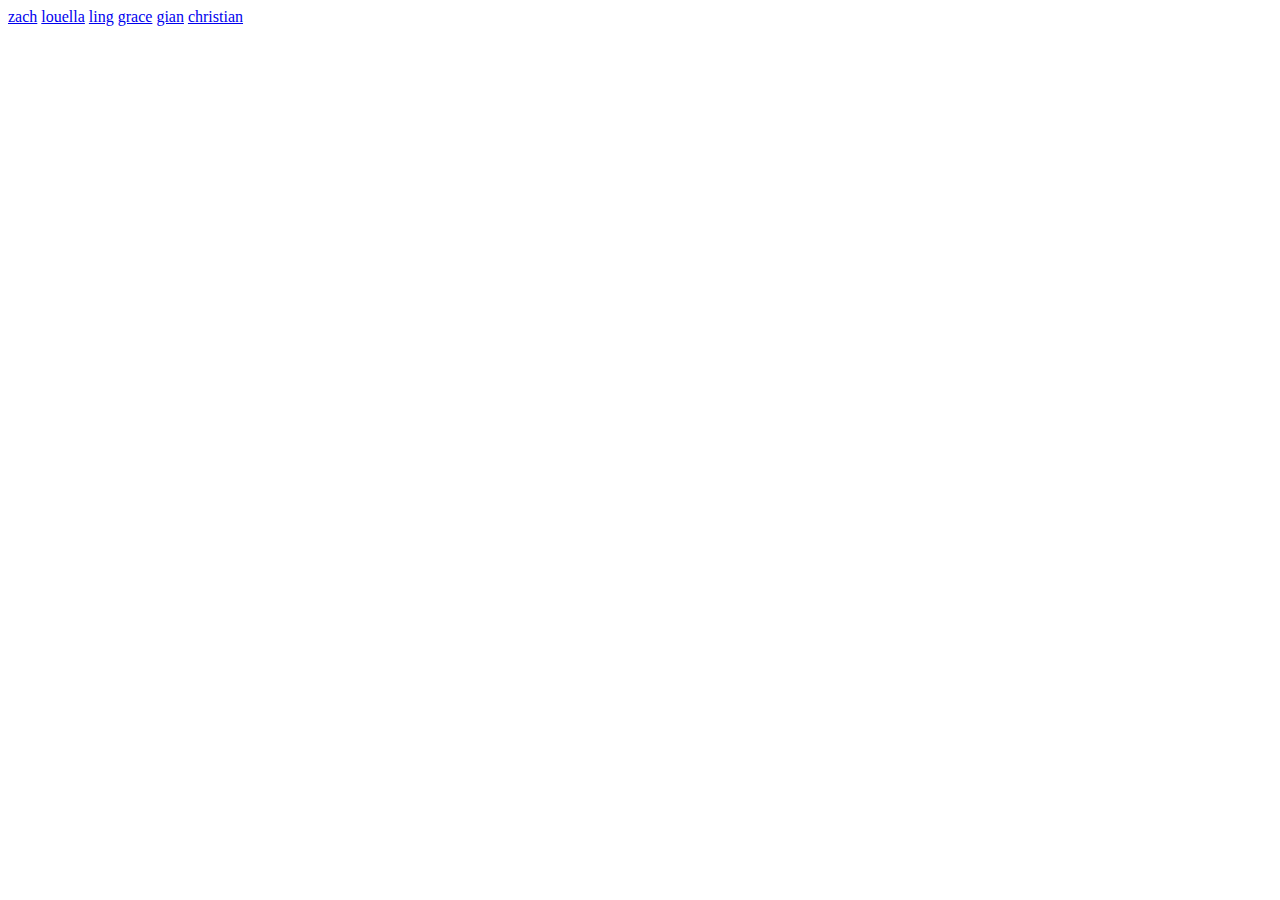
<file: index.html>
<!DOCTYPE html>
<html lang="en">
<head>
  <meta charset="UTF-8">
  <title>project 1 examples DES 228 S25</title>
</head>
<body>

<a href="zach/index.html" target="_blank">zach</a>
<a href="louella/index.html" target="_blank">louella</a>
<a href="ling/index.html" target="_blank">ling</a>
<a href="grace/index.html" target="_blank">grace</a>
<a href="gian/index.html" target="_blank">gian</a>
<a href="christian/index.html" target="_blank">christian</a>

</body>
</html>
</file>
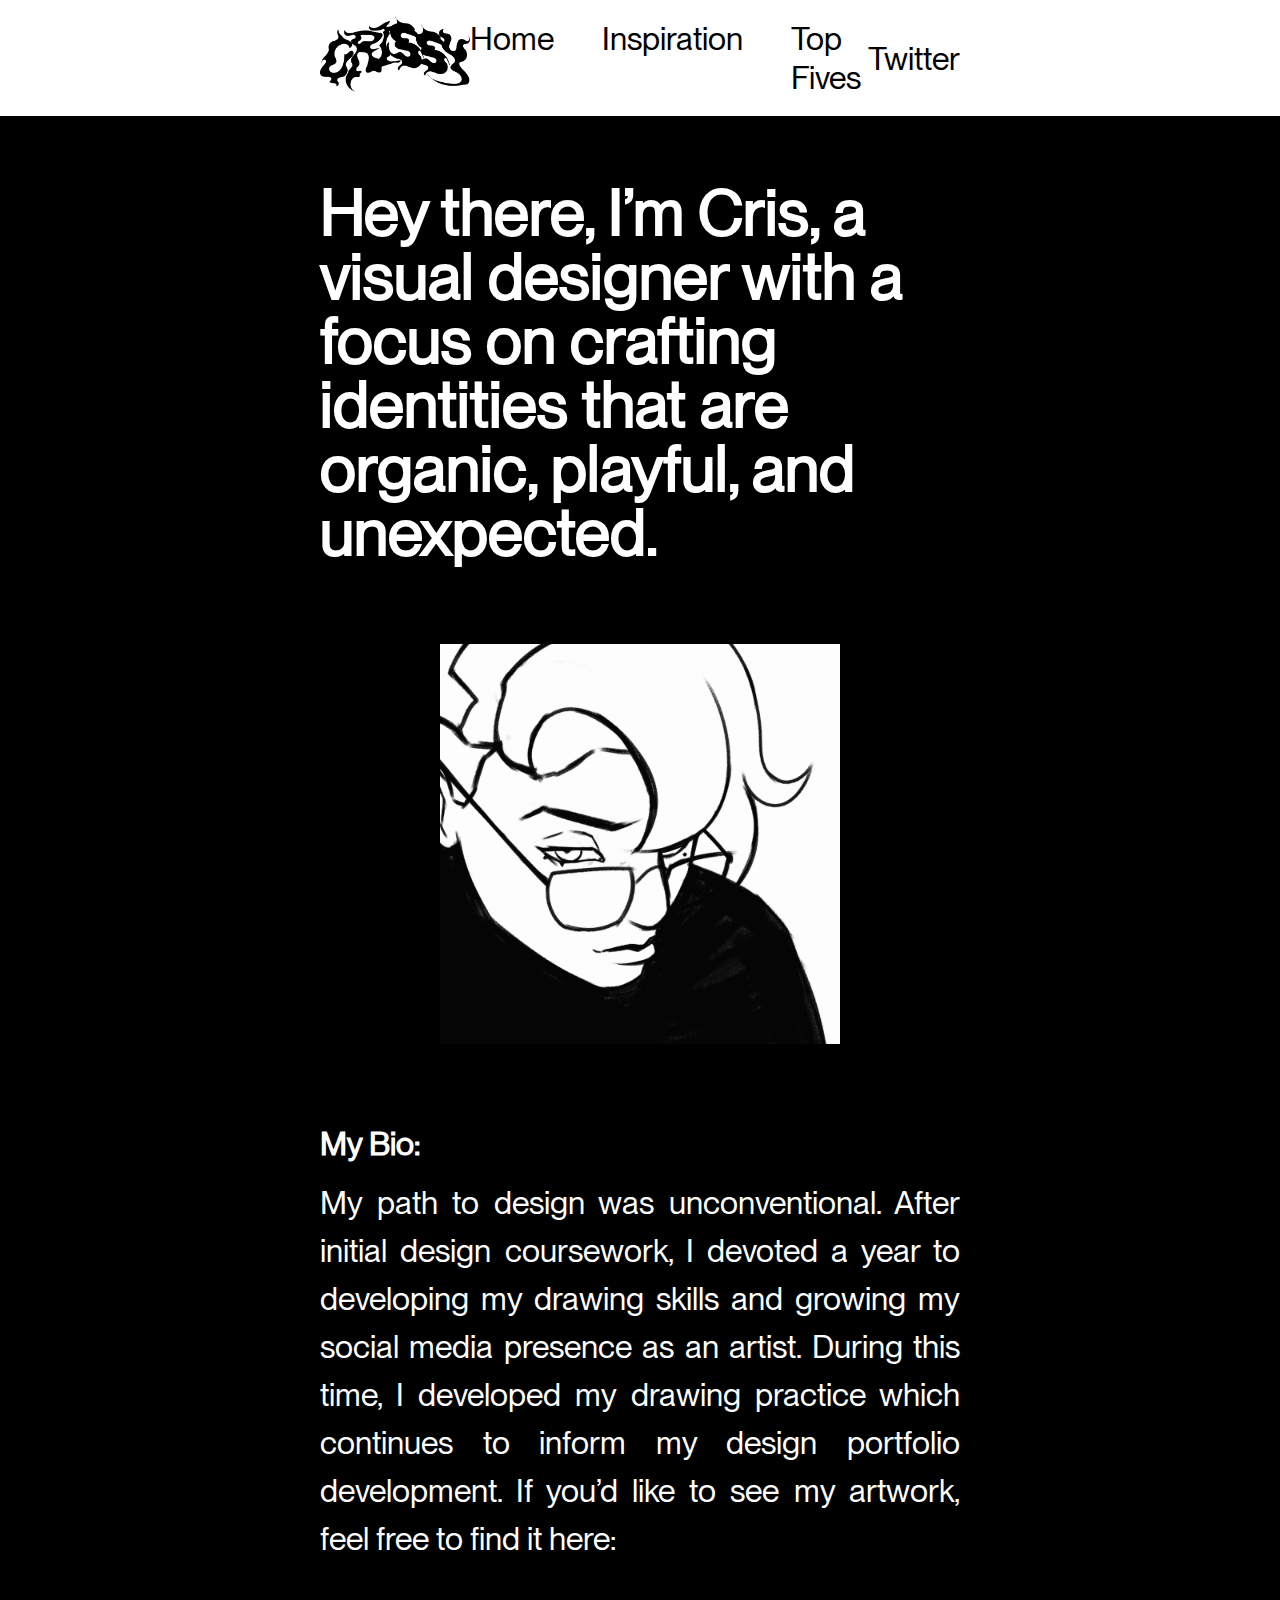
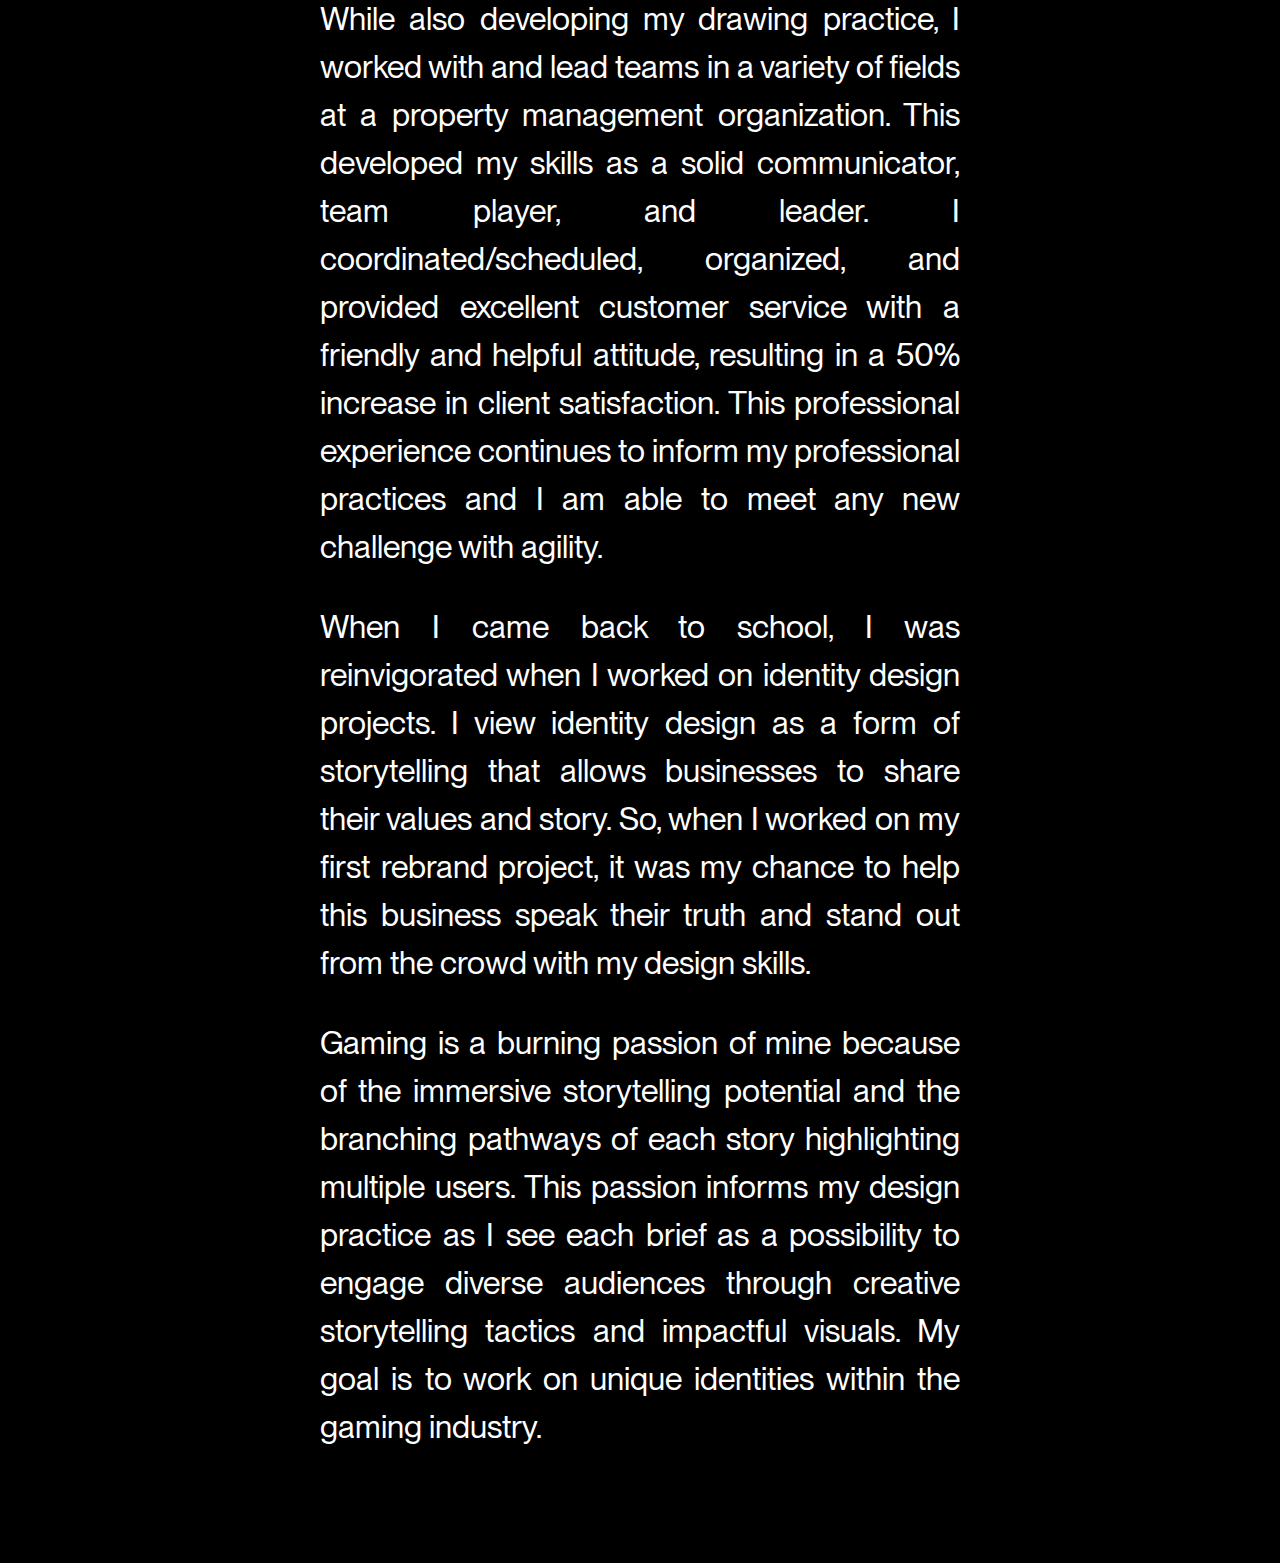
<file: christian/index.html>
<!DOCTYPE html>
<html lang="en">
  <head>
    <meta charset="UTF-8" />
    <meta name="viewport" content="width=device-width, initial-scale=1.0" />
    <link rel="stylesheet" href="css/style.css" />
    <title>Cristian Vasquez</title>
  </head>
  <body>
    <!-- Navbar -->
    <nav>
      <div class="nav-wrapper">
        <div class="logo">
          <a href="/index.html">
            <img
              src="img/cris-logo.png"
              alt="The name 'Crissy' shown in a black metal style font."
            />
          </a>
        </div>
        <div class="links-wrapper">
          <a href="index.html">Home</a>
          <a href="inspiration/inspiration.html">Inspiration</a>
          <a href="topFive/topFive.html">Top Fives</a>
        </div>
        <div>
          <a href="https://x.com/CrissyDraws">Twitter</a>
        </div>
      </div>
    </nav>

    <!-- Main Header -->
    <section>
      <h1>
        Hey there, I’m Cris, a visual designer with a focus on crafting
        identities that are organic, playful, and unexpected.
      </h1>

      <img src="img/self-portrait.gif" alt="" />
    </section>

    <!-- Bio -->
    <section>
      <h2>My Bio:</h2>
      <p>
        My path to design was unconventional. After initial design coursework, I
        devoted a year to developing my drawing skills and growing my social
        media presence as an artist. During this time, I developed my drawing
        practice which continues to inform my design portfolio development. If
        you’d like to see my artwork, feel free to find it
        <a href="https://twitter.com/CrisspyArt">here:</a>
      </p>

      <p>
        While also developing my drawing practice, I worked with and lead teams
        in a variety of fields at a property management organization. This
        developed my skills as a solid communicator, team player, and leader. I
        coordinated/scheduled, organized, and provided excellent customer
        service with a friendly and helpful attitude, resulting in a 50%
        increase in client satisfaction. This professional experience continues
        to inform my professional practices and I am able to meet any new
        challenge with agility.
      </p>

      <p>
        When I came back to school, I was reinvigorated when I worked on
        identity design projects. I view identity design as a form of
        storytelling that allows businesses to share their values and story. So,
        when I worked on my first rebrand project, it was my chance to help this
        business speak their truth and stand out from the crowd with my design
        skills.
      </p>

      <p>
        Gaming is a burning passion of mine because of the immersive
        storytelling potential and the branching pathways of each story
        highlighting multiple users. This passion informs my design practice as
        I see each brief as a possibility to engage diverse audiences through
        creative storytelling tactics and impactful visuals. My goal is to work
        on unique identities within the gaming industry.
      </p>
    </section>
  </body>
</html>
</file>
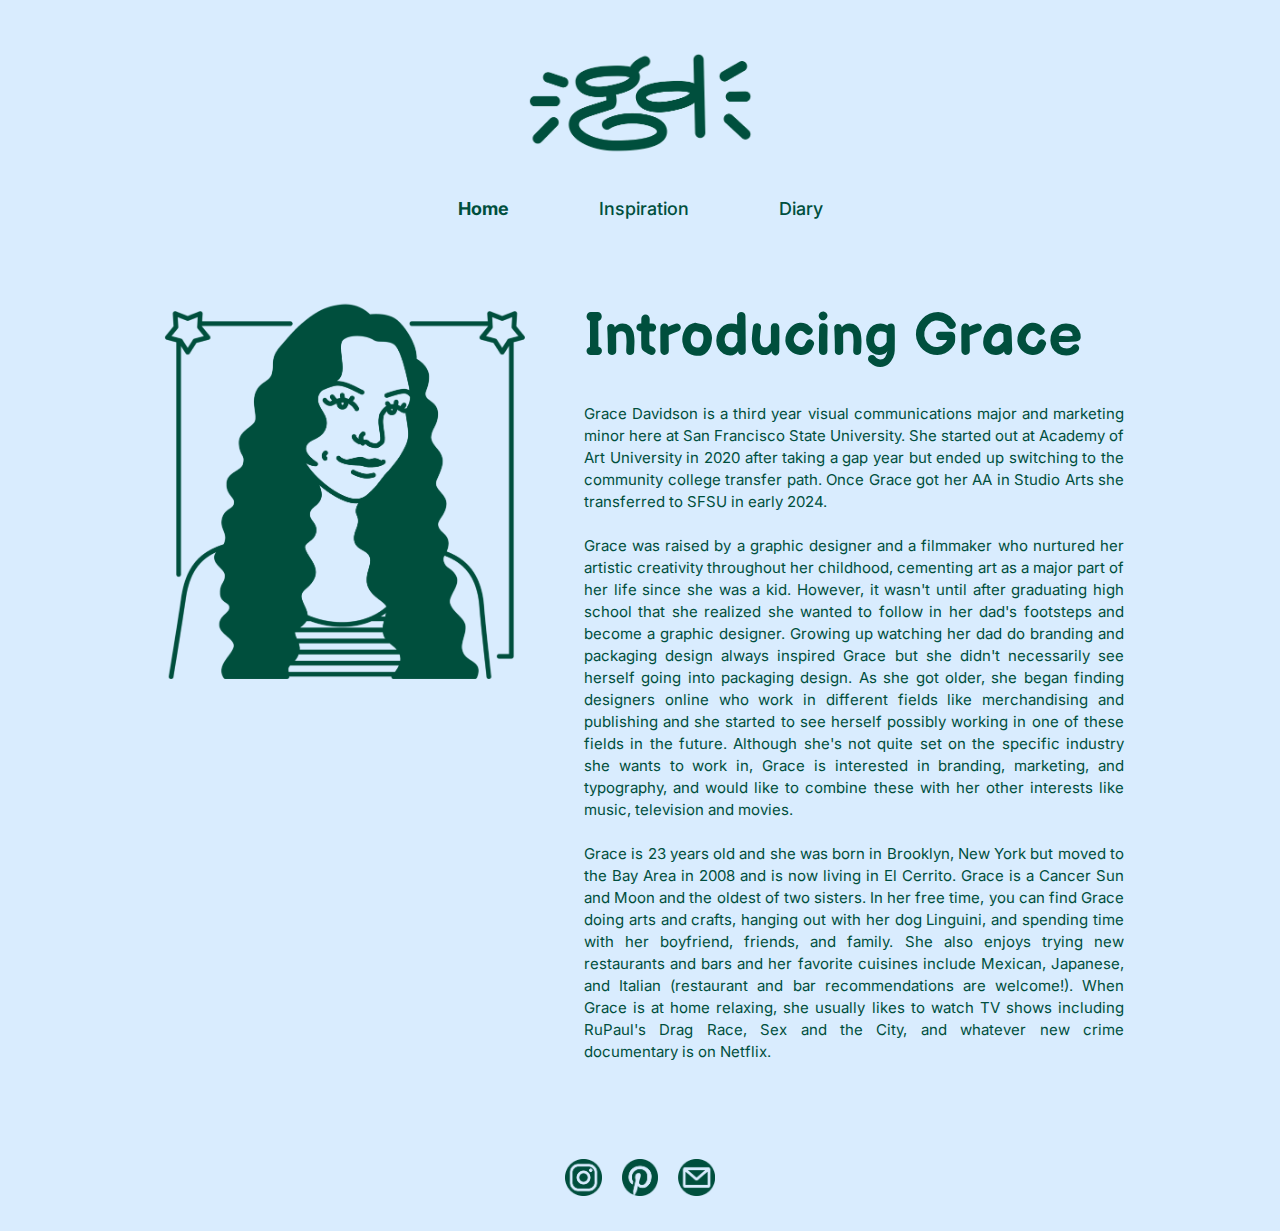
<file: grace/index.html>
<!DOCTYPE html>
<html lang="en">
    <head>
        <meta charset="UTF-8">
        <title>Grace Davidson | Digital Introduction</title>
        <link rel="stylesheet" href="css/style.css">
        <link rel="preconnect" href="https://fonts.googleapis.com">
        <link rel="preconnect" href="https://fonts.gstatic.com" crossorigin>
        <link href="https://fonts.googleapis.com/css2?family=Balsamiq+Sans:ital,wght@0,400;0,700;1,400;1,700&family=Inter:ital,opsz,wght@0,14..32,100..900;1,14..32,100..900&display=swap" rel="stylesheet">
    </head>
    <body>
        <header>
            <section id="gd">
                <a href="index.html"><img src="img/gd.gif" alt="Dark green outline illustration of a woman with long, dark curly hair and a nose ring wearing a striped tank top."></a>
            </section>
            <nav>
                <a id="currentPage" href="index.html">Home</a>
                <a href="inspiration/inspiration.html">Inspiration</a>
                <a href="diary/diary.html">Diary</a>
            </nav>
        </header>
        <section id="introduction">
          <img src="img/grace.png" alt="">
          <article id="bio">
            <h1>Introducing Grace</h1>
            <p>Grace Davidson is a third year visual communications major and marketing minor here at San Francisco State University. 
                She started out at Academy of Art University in 2020 after taking a gap year but ended up switching to the community 
                college transfer path. Once Grace got her AA in Studio Arts she transferred to SFSU in early 2024. 
                <br><br>
                Grace was raised by a graphic designer and a filmmaker who nurtured her artistic creativity throughout her childhood,
                 cementing art as a major part of her life since she was a kid. However, it wasn't until after graduating high school 
                 that she realized she wanted to follow in her dad's footsteps and become a graphic designer. Growing up watching her 
                 dad do branding and packaging design always inspired Grace but she didn't necessarily see herself going into packaging 
                 design. As she got older, she began finding designers online who work in different fields like merchandising and publishing 
                 and she started to see herself possibly working in one of these fields in the future. Although she's not quite set on the specific 
                 industry she wants to work in, Grace is interested in branding, marketing, and typography, and would like to combine these 
                 with her other interests like music, television and movies.
                 <br><br>
                 Grace is 23 years old and she was born in Brooklyn, New York but moved to the Bay Area in 2008 and is now living in El Cerrito. 
                 Grace is a Cancer Sun and Moon and the oldest of two sisters. In her free time, you can find Grace doing arts and crafts, hanging 
                 out with her dog Linguini, and spending time with her boyfriend, friends, and family. She also enjoys trying new restaurants and 
                 bars and her favorite cuisines include Mexican, Japanese, and Italian (restaurant and bar recommendations are welcome!). When Grace 
                 is at home relaxing, she usually likes to watch TV shows including RuPaul's Drag Race, Sex and the City, and whatever new crime documentary is on Netflix.</p>
          </article>  
        </section>
        <footer>
        <section id="socialLinks">
            <a href="https://www.instagram.com/gracedavidsonn/"><img src="img/instagram.png" alt="Instagram"></a>
            <a href="https://pin.it/7bZzCCTfS"><img src="img/pinterest.png" alt="Pinterest"></a>
            <a href="mailto: grace.davidson01@gmail.com"><img src="img/email.png" alt="Email"></a>
        </section>    
        </footer>
    </body>
</html>
</file>
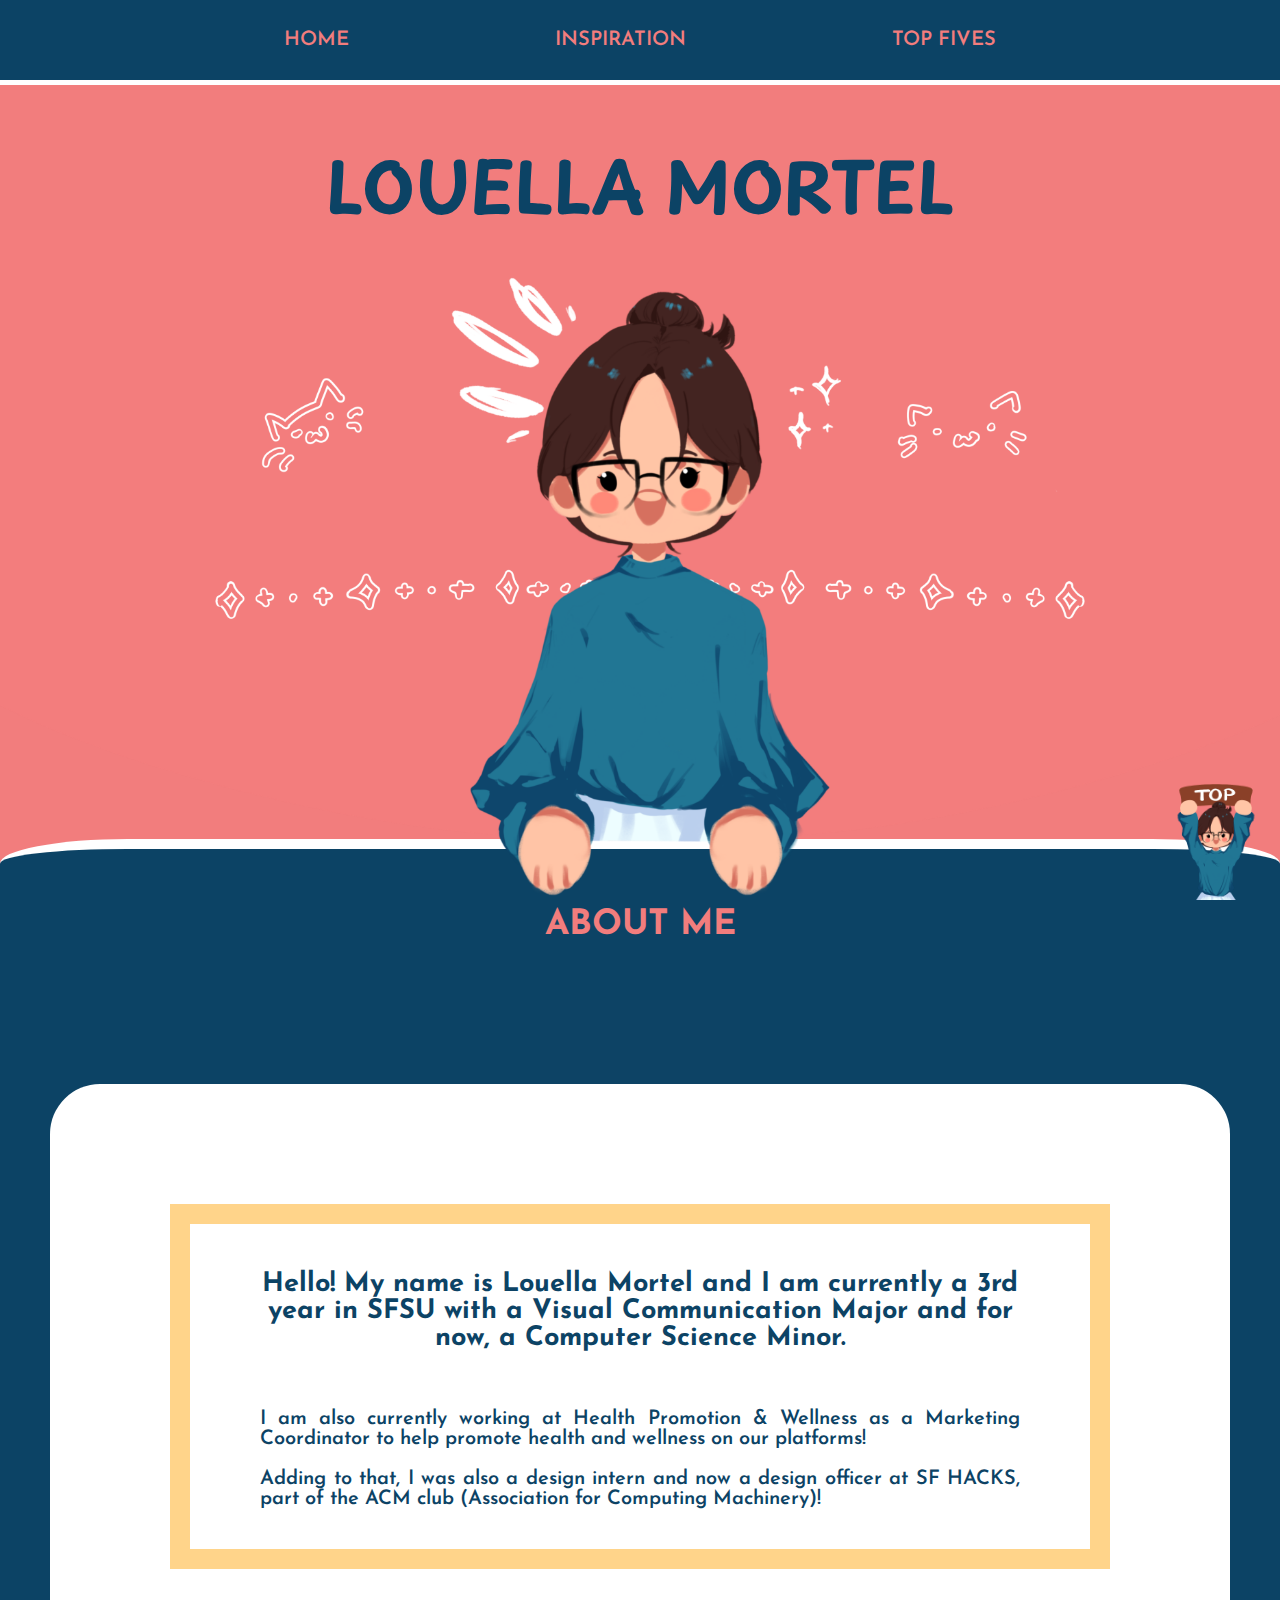
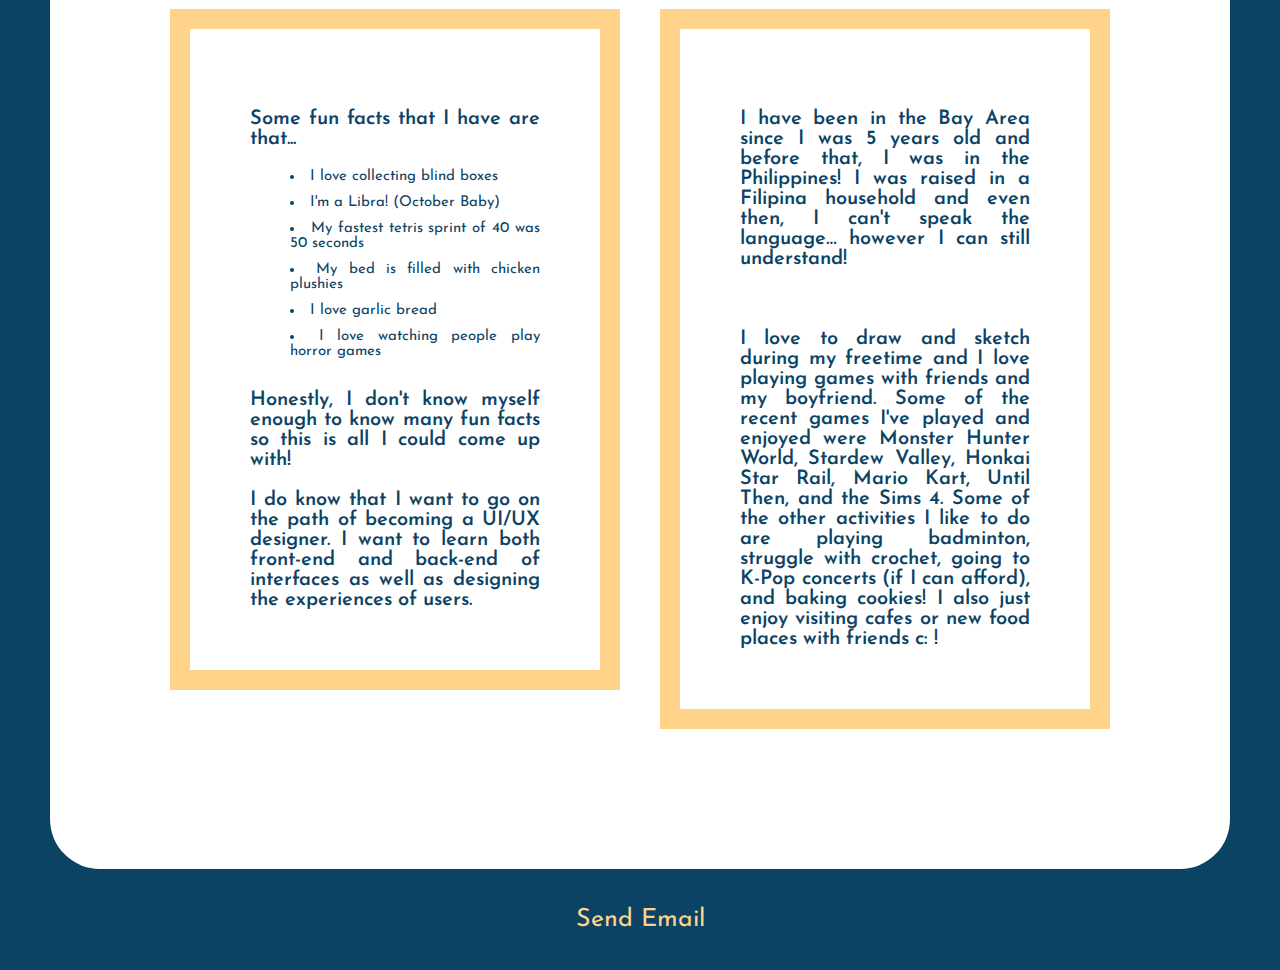
<file: louella/index.html>
<!DOCTYPE html>
<html lang="en">
    <head>
        <meta charset="UTF-8">
        <link rel = "stylesheet" href = "css/style.css">

        <title>Louella Mortel's Portfolio</title>

        <link rel="preconnect" href="https://fonts.googleapis.com">
        <link rel="preconnect" href="https://fonts.gstatic.com" crossorigin>
        <link href="https://fonts.googleapis.com/css2?family=Playpen+Sans:wght@100..800&display=swap" rel="stylesheet">

        <link rel="preconnect" href="https://fonts.googleapis.com">
        <link rel="preconnect" href="https://fonts.gstatic.com" crossorigin>
        <link href="https://fonts.googleapis.com/css2?family=Josefin+Sans:ital,wght@0,100..700;1,100..700&display=swap" rel="stylesheet">

    </head>

    <body>
        <div class = container>
            <div class = top>
                <header>
                    <nav>
                        <a href="index.html" class = "nav"> Home </a>
                        <a href="Inspiration/inspiration.html" class = "nav"> Inspiration </a>
                        <a href="topFives/topFives.html" class = "nav"> Top Fives</a>
                    </nav>
                </header>

                <section>
                    <h1>louella mortel</h1>
                    <img src="img/pinkMe.png" class = portrait alt = "Drawing of Louella Popping out of the Home Page border">

                <div class ="separator">
                    <section>
                        <h2>about me</h2>
                        <img src = "img/yellowCat.gif" class = cat alt = "Yellow cat jumping out of a blue border and falling down again">
                    </section>
                </div>
            </div>

            <div class = bottom>
                <div class = longBox>
                    <h3>Hello! My name is Louella Mortel and I am currently a 3rd year in SFSU with a Visual Communication Major and for now, a Computer Science Minor.</h3>
                        <p>I am also currently working at Health Promotion & Wellness as a Marketing Coordinator to help promote health and wellness on our platforms!</p>
                        <p>Adding to that, I was also a design intern and now a design officer at SF HACKS, part of the ACM club (Association for Computing Machinery)!</p>
                </div>

                <div class = boxContainer>
                    <div class = box>
                        <p>Some fun facts that I have are that...</p>
                            <ul>
                                <li>I love collecting blind boxes</li>
                                <li>I'm a Libra! (October Baby)</li>
                                <li>My fastest tetris sprint of 40 was 50 seconds</li>
                                <li>My bed is filled with chicken plushies</li>
                                <li>I love garlic bread</li>
                                <li>I love watching people play horror games</li>
                            </ul>
                        <p>Honestly, I don't know myself enough to know many fun facts so this is all I could come up with!</p>
                        <p>I do know that I want to go on the path of becoming a UI/UX designer. I want to learn both front-end and back-end of interfaces as well as designing the experiences of users.</p>
                    </div>

                    <div class = box>
                        <p>I have been in the Bay Area since I was 5 years old and before that, I was in the Philippines! I was raised in a Filipina household and even then, I can't speak the language… however I can still understand!</p>
                            <br>
                        <p>I love to draw and sketch during my freetime and I love playing games with friends and my boyfriend. Some of the recent games I've played and enjoyed were Monster Hunter World, Stardew Valley, Honkai Star Rail, Mario Kart, Until Then, and the Sims 4. Some of the other activities I like to do are playing badminton, struggle with crochet, going to K-Pop concerts (if I can afford), and baking cookies! I also just enjoy visiting cafes or new food places with friends c: !</p>
                    </div>
                </div>

                <a href = "index.html">
                <img src="img/top.png" class = backToTop alt = "Drawing of Louella holding a sign that says 'Top'">
                </a>
                
            </div>

            <footer>
                <a href="mailto: lmortel@sfsu.edu">Send Email</a>
            </footer>
        </div>
    </body>
</html>
</file>
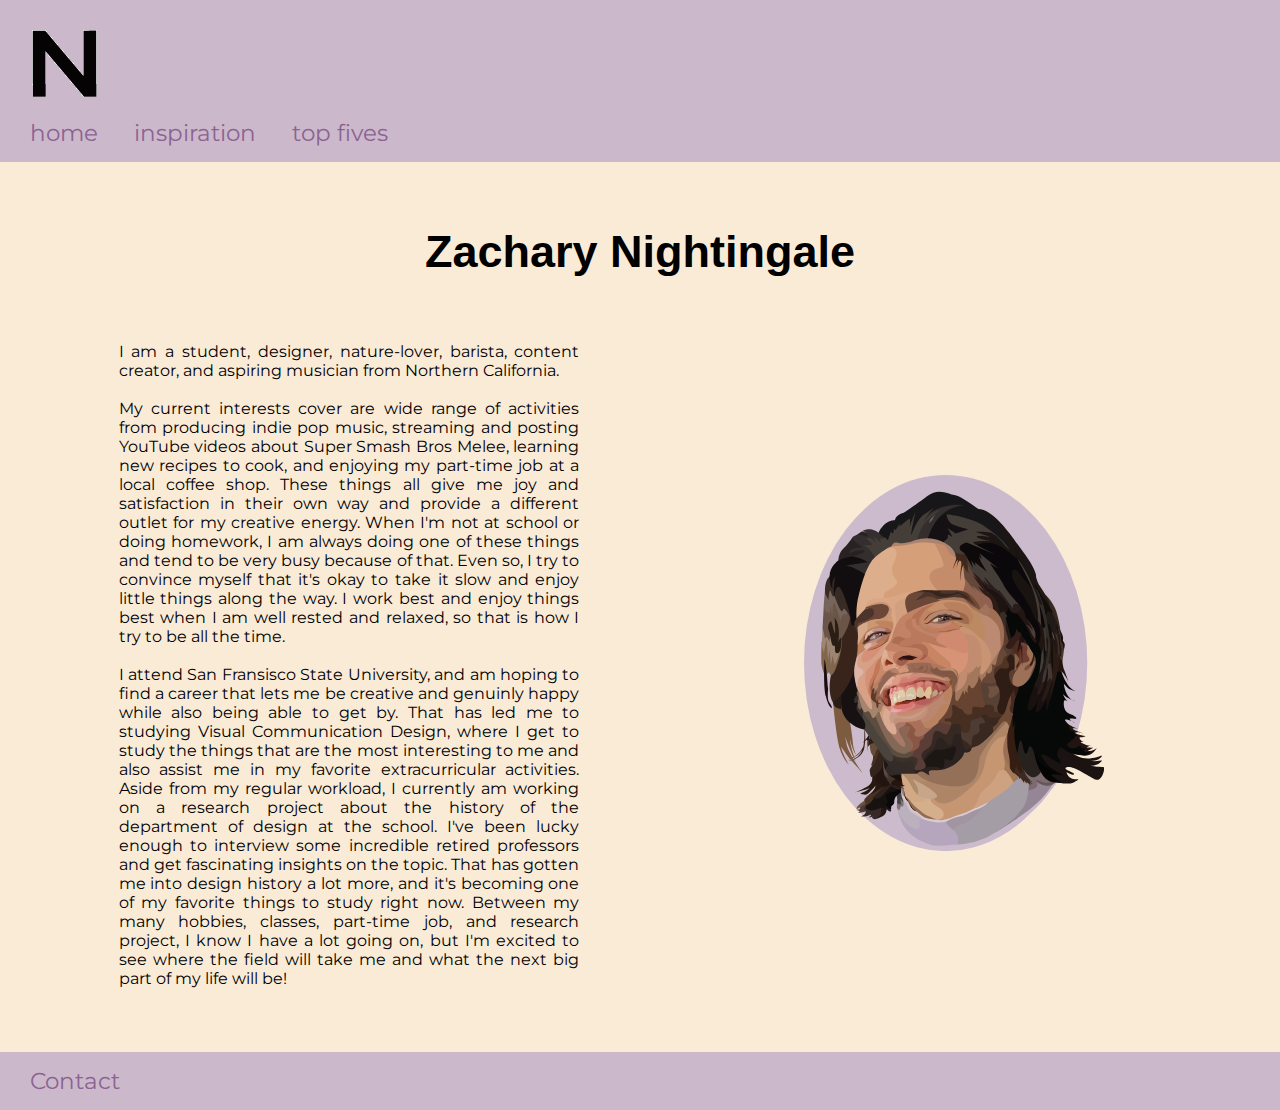
<file: zach/index.html>
<!DOCTYPE html>
<html lang="en"> 
<head>
    <meta charset="UTF-8">
    <title> zachary nightingale </title>
    <link rel="stylesheet" href="css/style.css">
    <link rel="preconnect" href="https://fonts.googleapis.com">
    <link rel="preconnect" href="https://fonts.gstatic.com" crossorigin>
    <link href="https://fonts.googleapis.com/css2?family=Montserrat:ital,wght@0,100..900;1,100..900&display=swap" rel="stylesheet">
    <link rel="preconnect" href="https://fonts.googleapis.com">
    <link rel="preconnect" href="https://fonts.gstatic.com" crossorigin>
    <link href="https://fonts.googleapis.com/css2?family=Archivo+Black&family=Montserrat:ital,wght@0,100..900;1,100..900&display=swap" rel="stylesheet">
</head>

<body>
    <header>
        <nav>
            <img src="img/zn.gif" alt="A black letter 'Z' that rotates into an 'N' that rotates back into 'Z' as an infinite loop.">
            <br>
            <a href="index.html"> home </a> </li>
            <a href="inspiration/inspiration.html"> inspiration </a>
            <a href="topFive/topFive.html"> top fives </a>
        </nav>
    </header>


        <div class="zn">
            <h1> Zachary Nightingale </h1>

            <div id="columnContainer">
                <p class="paragraph"> I am a student, designer, nature-lover, barista, content creator, and aspiring musician from Northern California. <br> <br>
                    My current interests cover are wide range of activities from producing indie pop music, streaming and posting
                    YouTube videos about Super Smash Bros Melee, learning new recipes to cook, and
                    enjoying my part-time job at a local coffee shop. These things all give me joy and satisfaction in their own way and provide a different outlet for my creative energy. When I'm not at school or doing homework, I am always doing one of these things and tend to be very busy because of that. 
                    Even so, I try to convince myself that it's okay to take it slow and enjoy little things along the way. I work best and enjoy things best when I am well rested and relaxed, so that is how I try to be all the time. <br> <br> 
                    I attend San Fransisco State University, and am hoping to find a career that lets me be creative and genuinly happy while also being able
                    to get by. That has led me to studying Visual Communication Design, where I get to study the things that are the most interesting to me and also assist me in my favorite extracurricular activities. Aside from my regular workload,
                    I currently am working on a research project about the history of the department of design at the school. I've been lucky enough to interview some incredible retired professors
                    and get fascinating insights on the topic. That has gotten me into design history a lot more, and it's becoming one of my favorite things to study right now. 
                    Between my many hobbies, classes, part-time job, and research project, I know I have a lot going on, but I'm excited to see
                    where the field will take me and what the next big part of my life will be! </p>

    <div class id="selfPortrait">
        <img src="img/self portrait.svg" alt="A white man with long black hair, brown eyes and a beard holding a bouquet of colerful flowers while wearing a long-sleeve purple crewneck.">
        </div>
    </div>
</div>

    <footer> 
        <a href="mailto:923755674@sfsu.edu"> Contact </a>
    </footer>

</body>
</html>
</file>
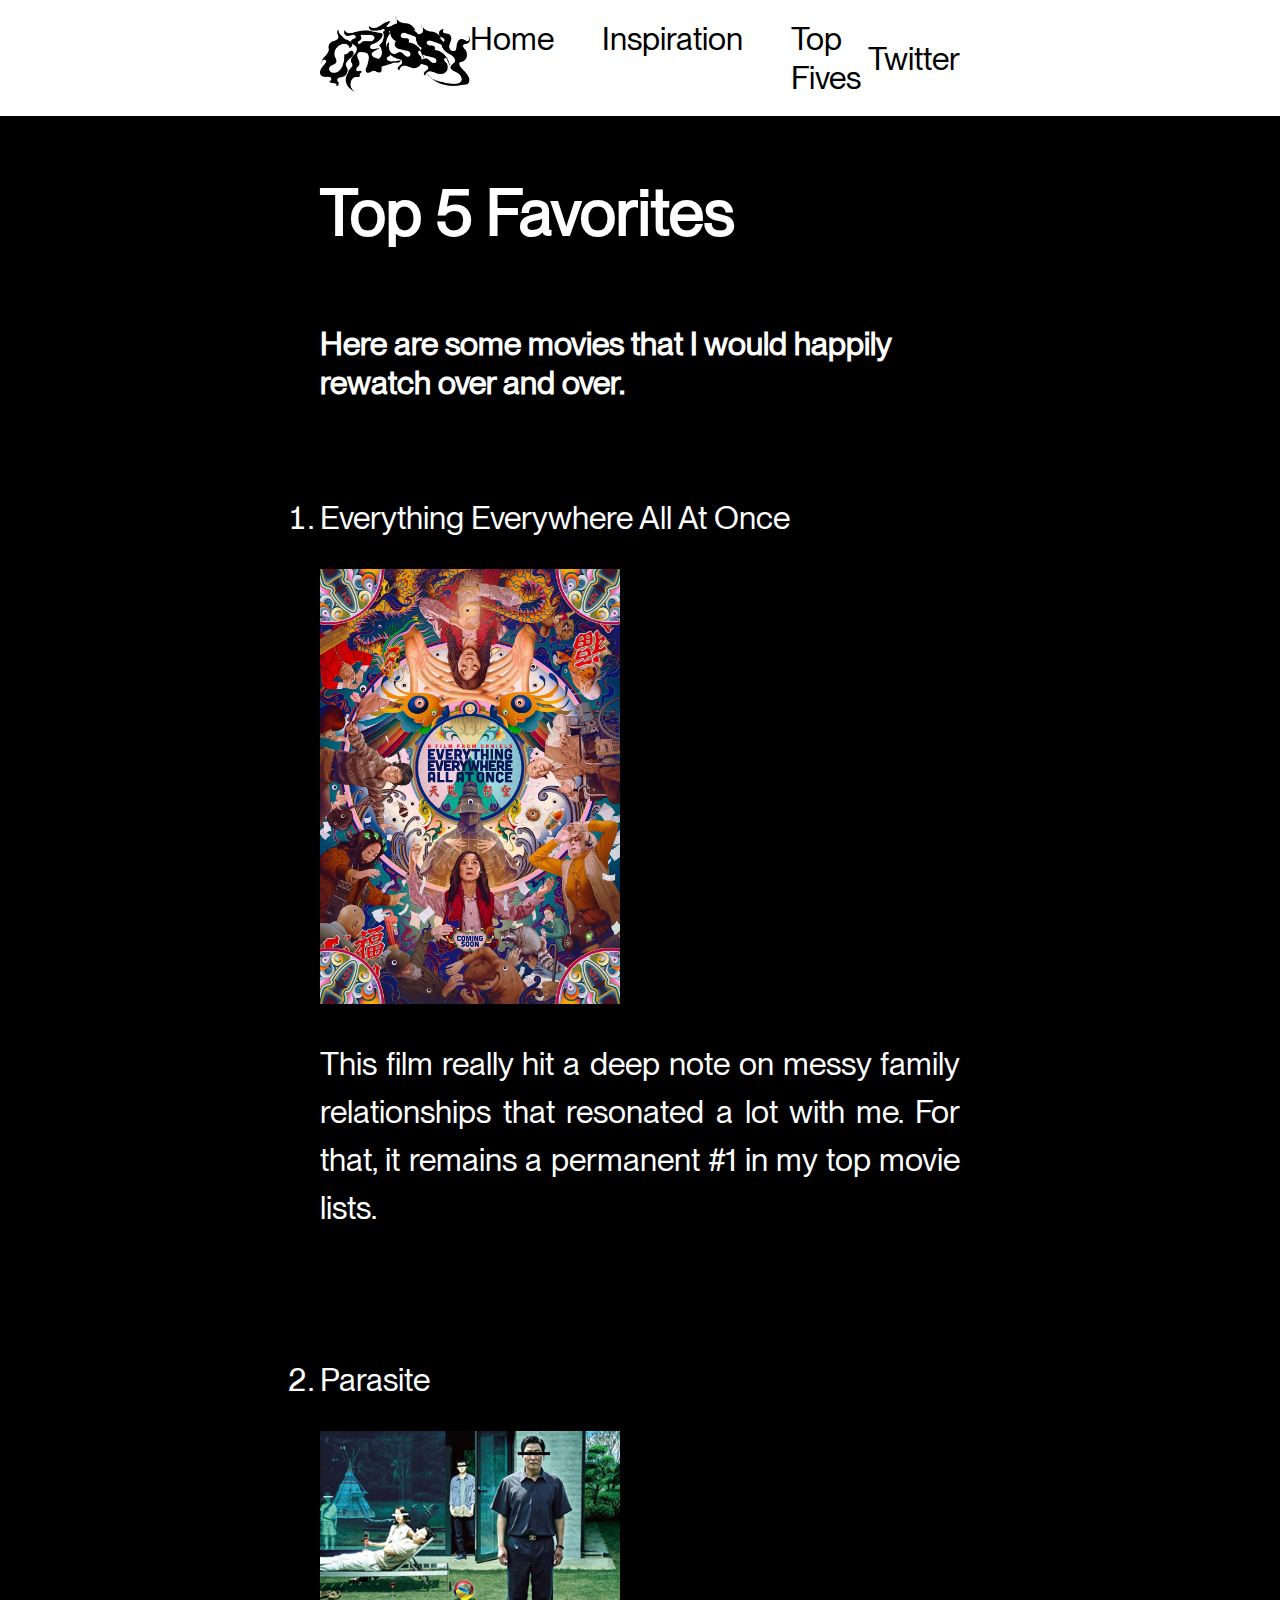
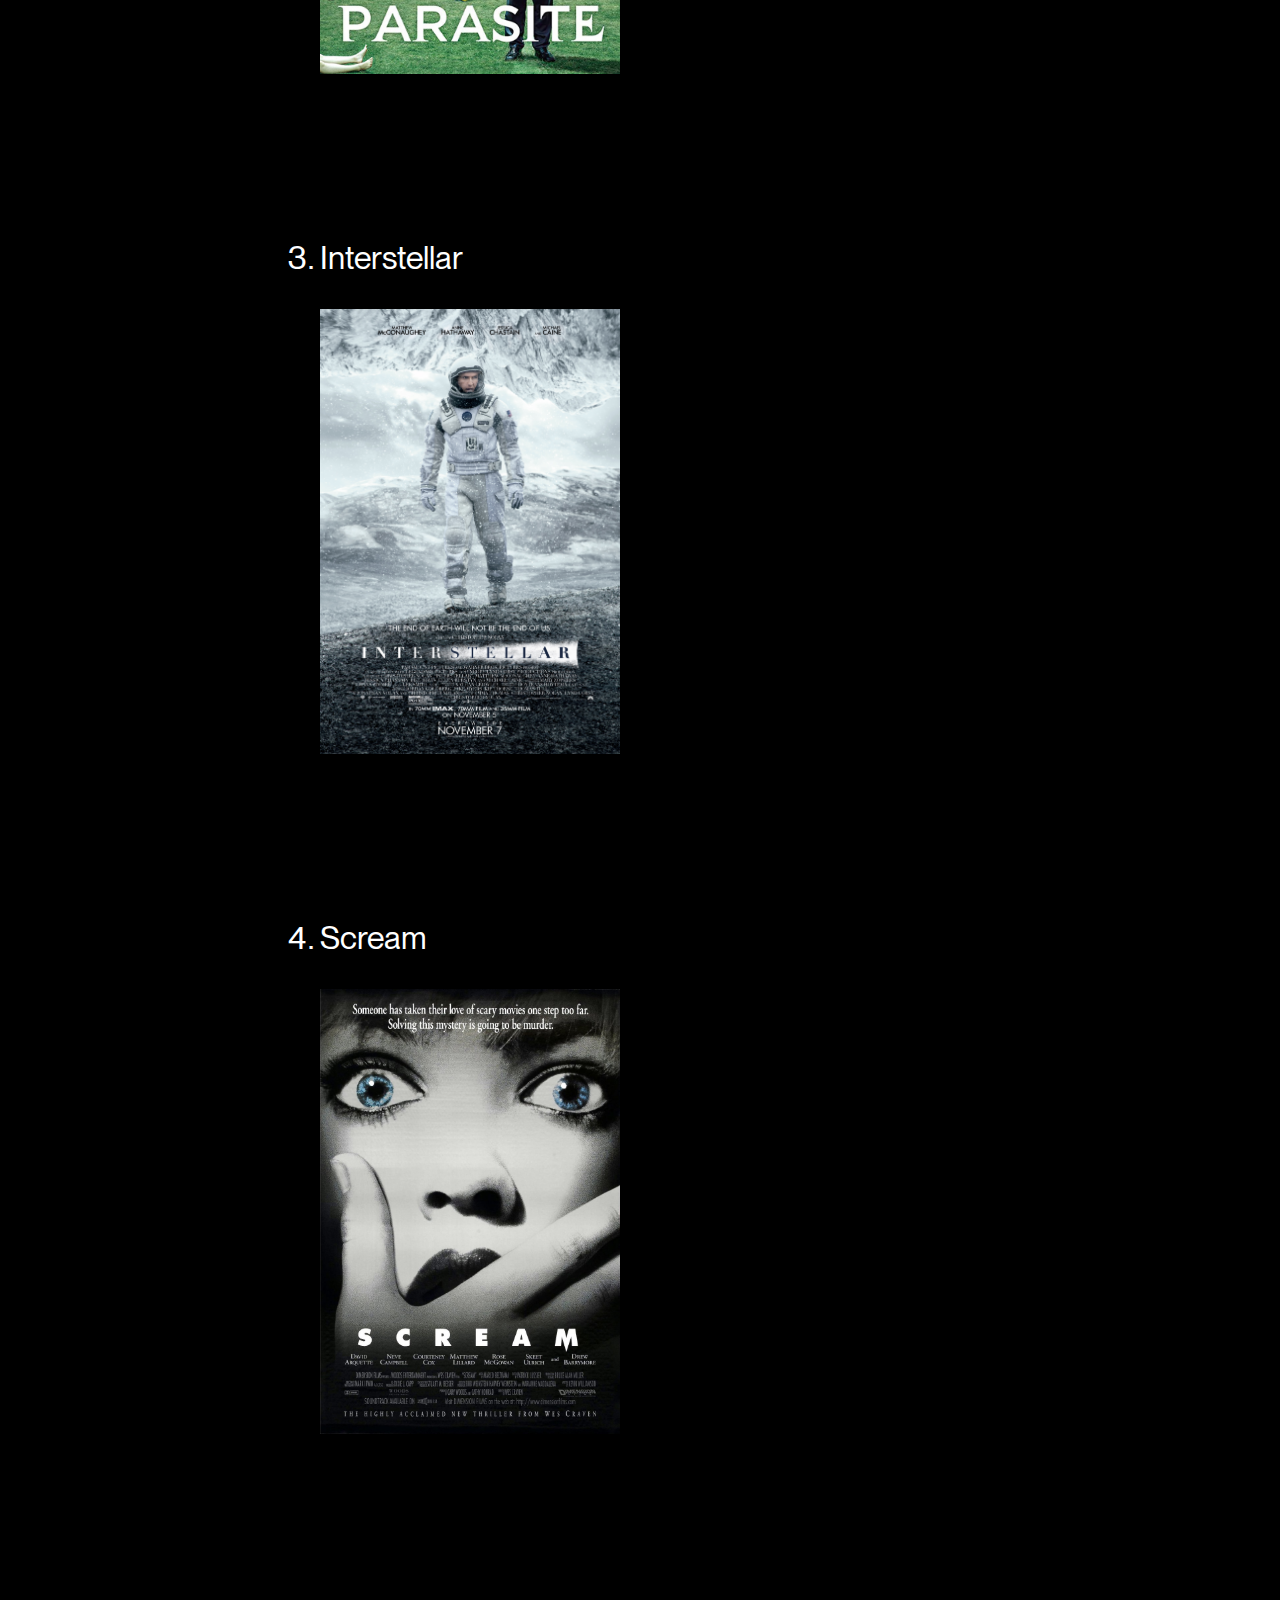
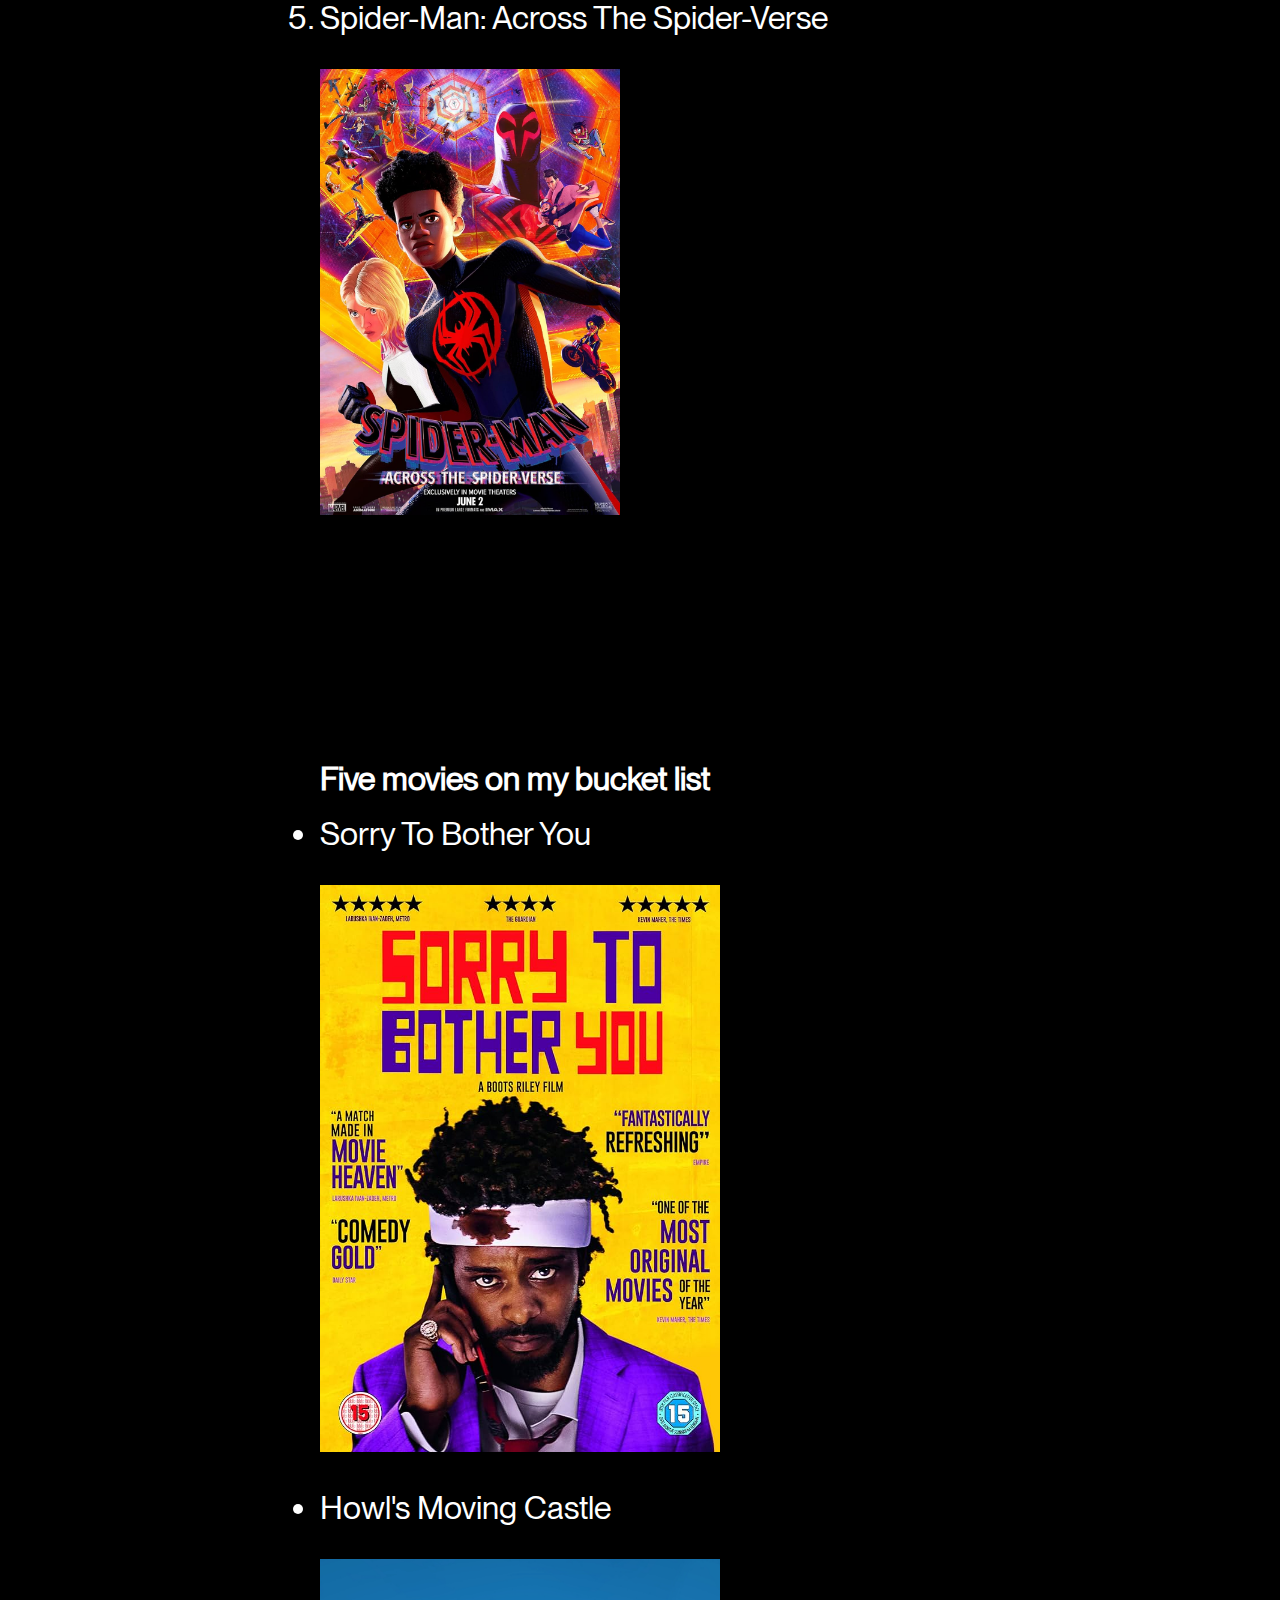
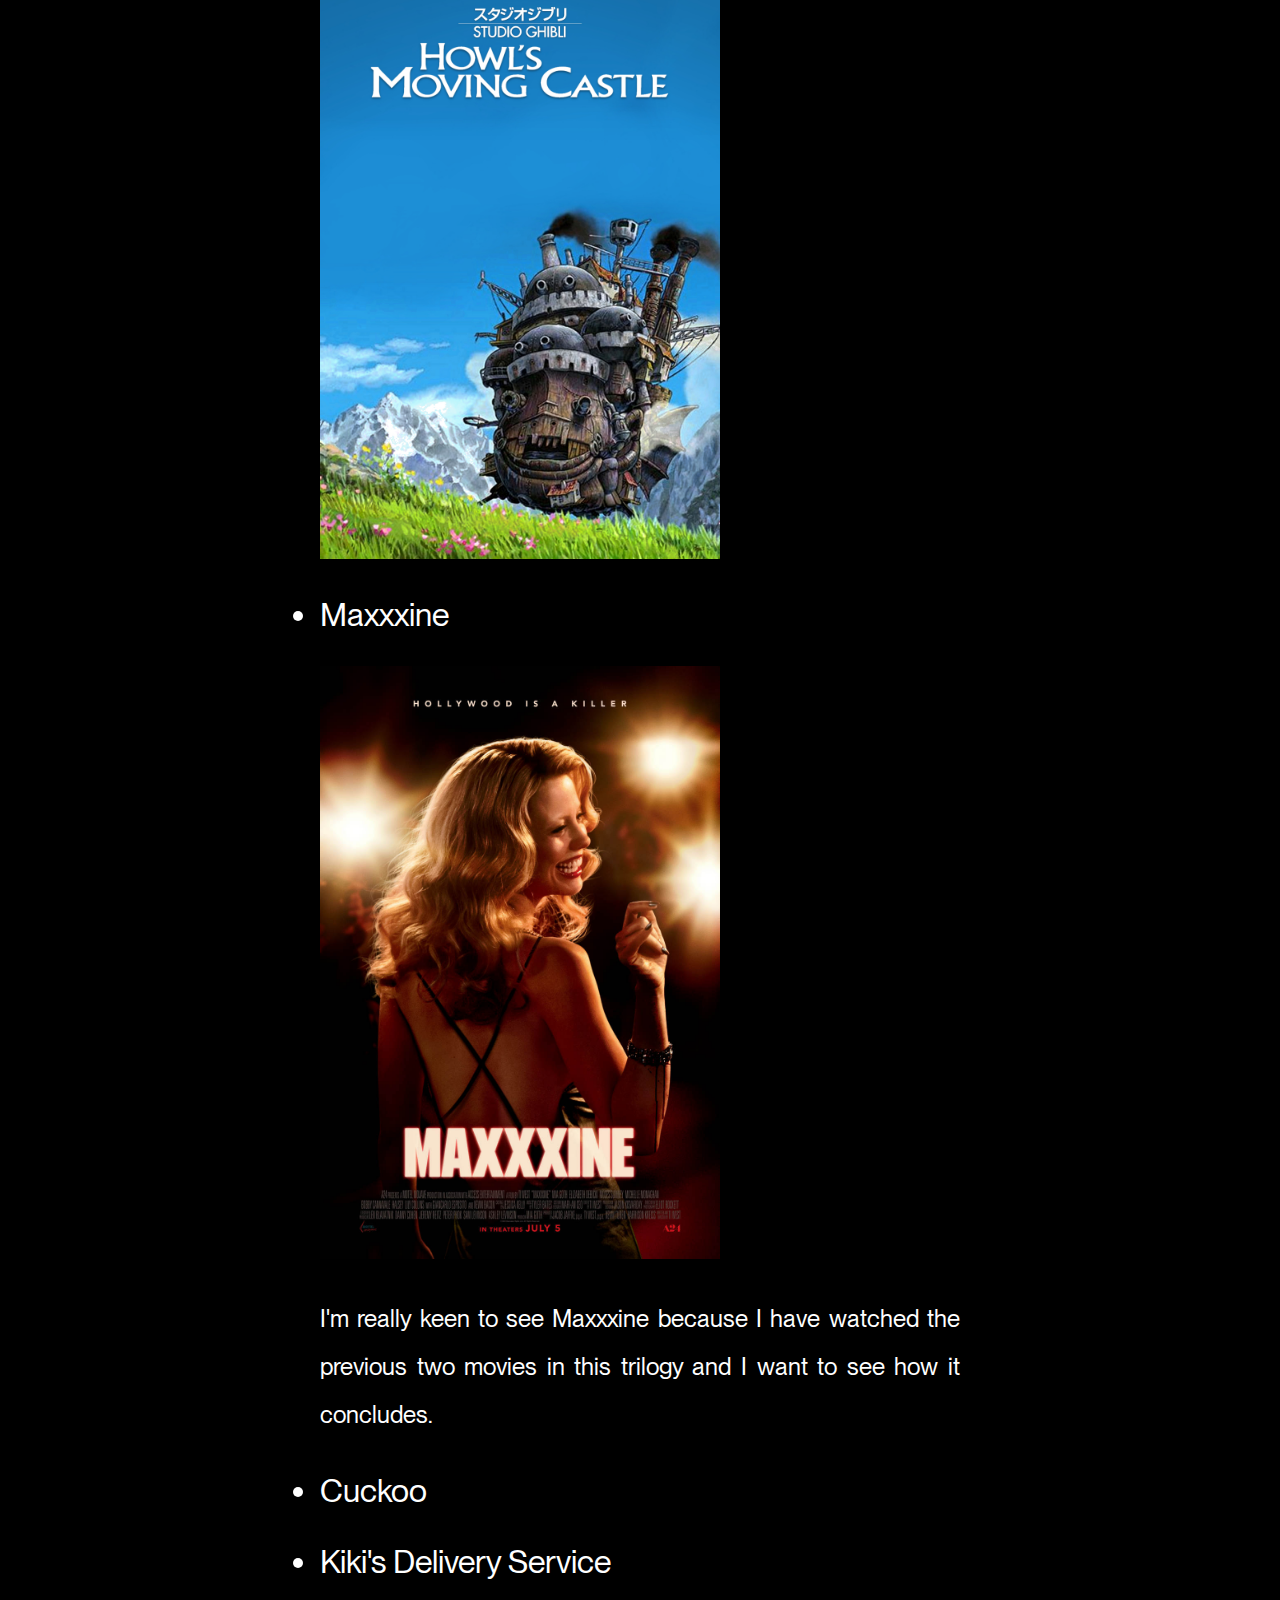
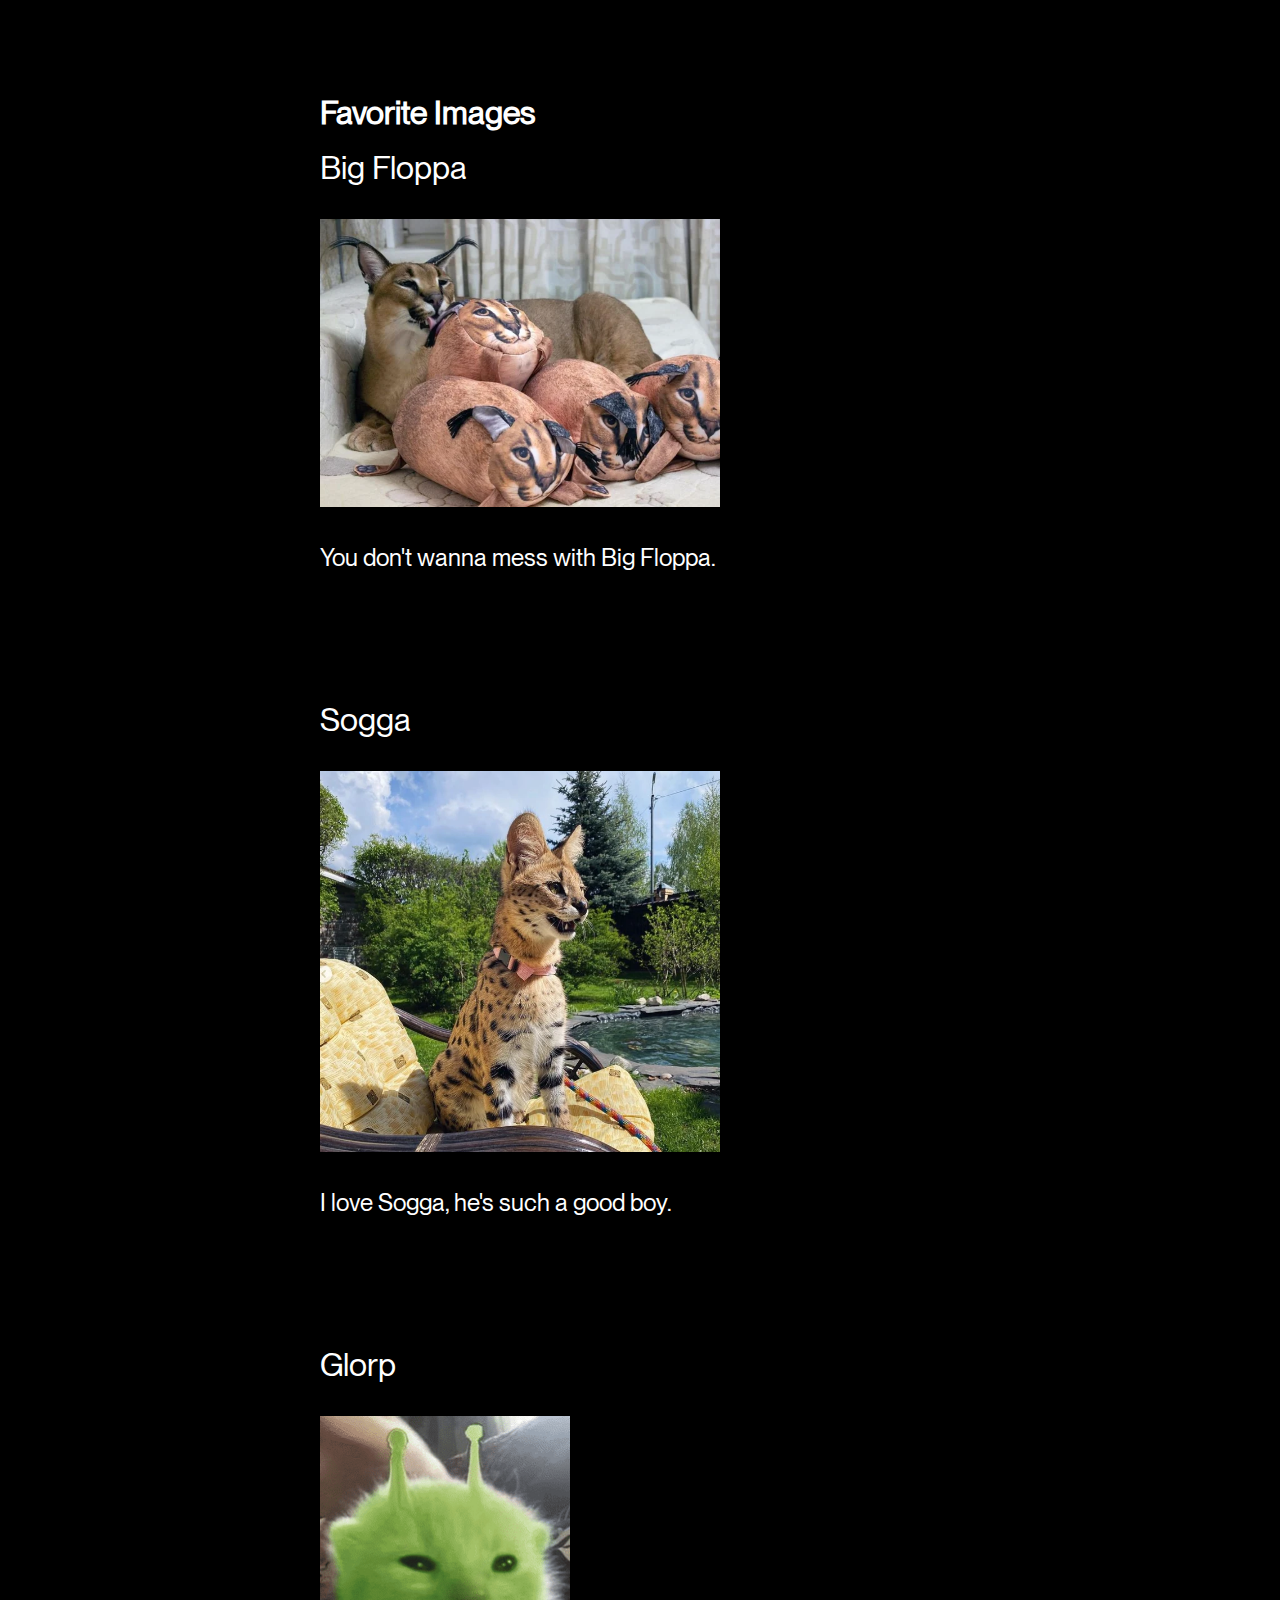
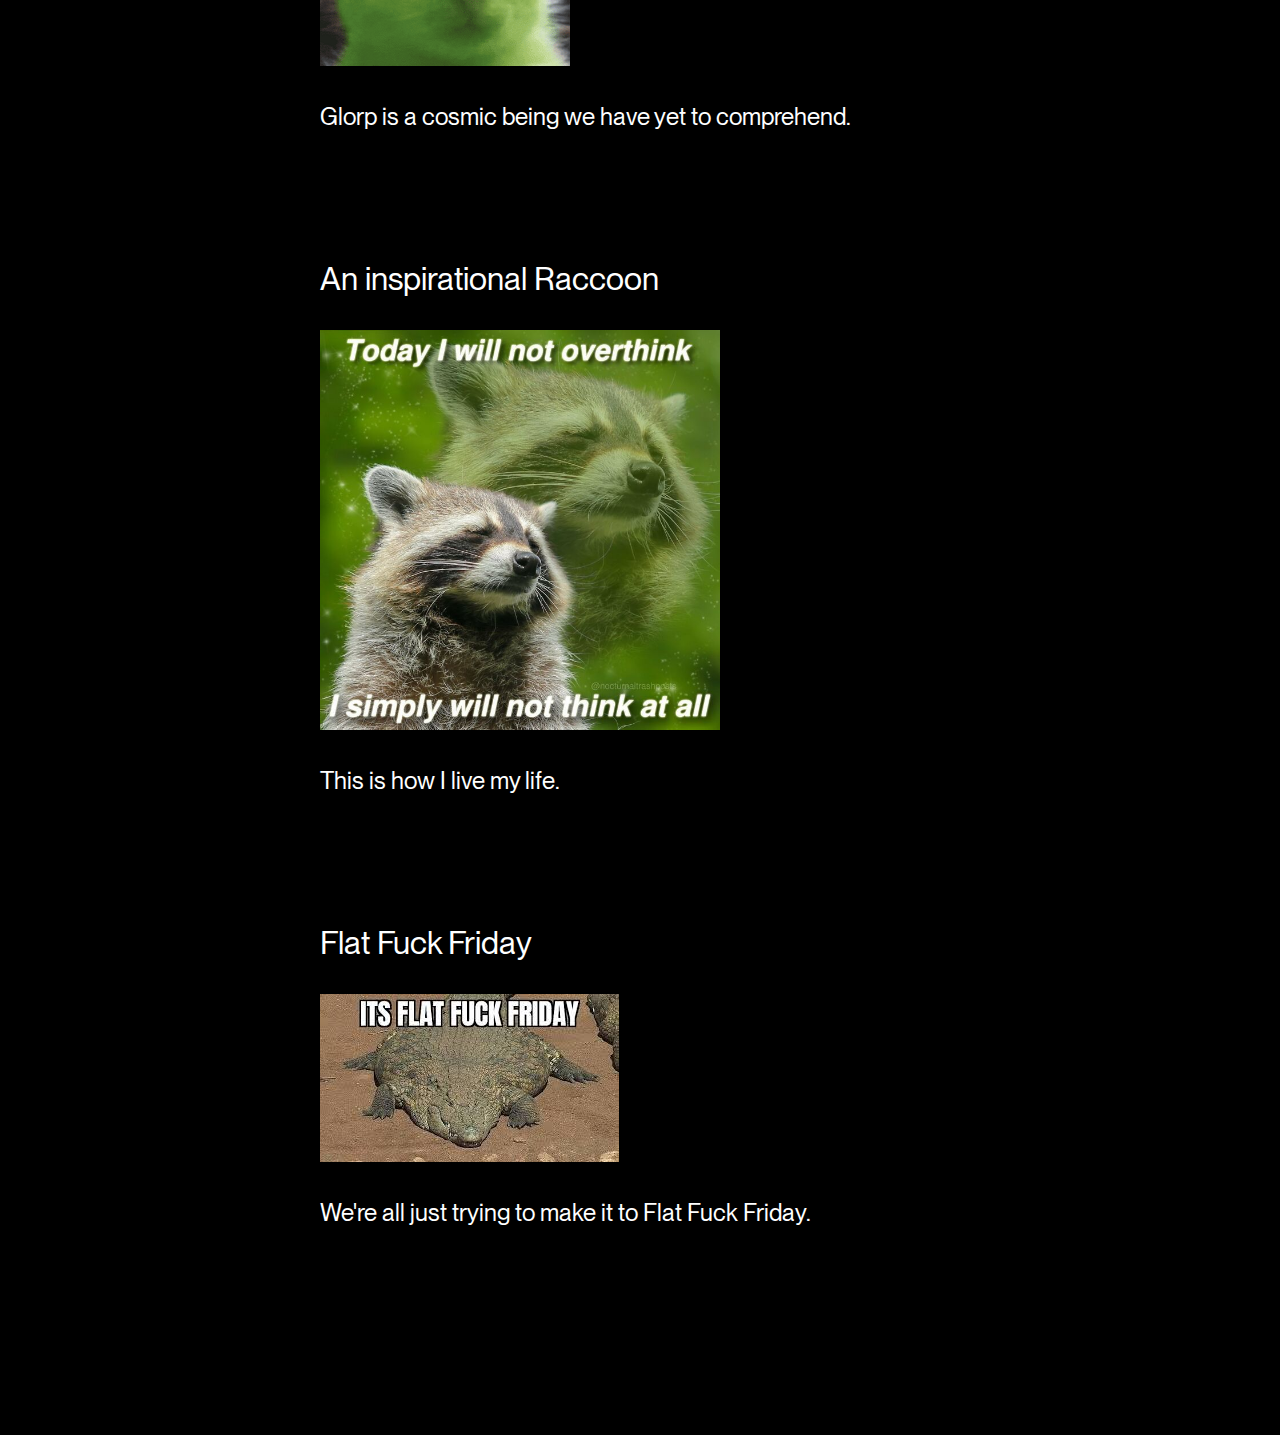
<file: christian/topFive/topFive.html>
<!DOCTYPE html>
<html lang="en">
  <head>
    <meta charset="UTF-8" />
    <meta name="viewport" content="width=device-width, initial-scale=1.0" />
    <title>Top Fives</title>
    <link rel="stylesheet" href="../css/style.css" />
  </head>
  <body>
    <!-- Navbar -->
    <nav>
      <div class="nav-wrapper">
        <div class="logo">
          <a href="../index.html">
            <img
              src="../img/cris-logo.png"
              alt="The name 'Crissy' shown in a black metal style font."
            />
          </a>
        </div>
        <div class="links-wrapper">
          <a href="../index.html">Home</a>
          <a href="../inspiration/inspiration.html">Inspiration</a>
          <a href="topFive/topFive.html">Top Fives</a>
        </div>
        <div>
          <a href="">Twitter</a>
        </div>
      </div>
    </nav>
    <section>
      <h1>Top 5 Favorites</h1>
      <h2>Here are some movies that I would happily rewatch over and over.</h2>
    </section>

    <!-- Top 5 Movies -->
    <section>
      <ol>
        <article>
          <a href="https://www.imdb.com/title/tt6710474/">
            <li>Everything Everywhere All At Once</li>
            <img
              src="./img/everythingEverywhere.jpg"
              alt="A psychadelic illustration of the main cast of Everything Everywhere All At Once."
            />
          </a>
          <p>
            This film really hit a deep note on messy family relationships that
            resonated a lot with me. For that, it remains a permanent #1 in my
            top movie lists.
          </p>
        </article>

        <article>
          <a
            href="https://www.imdb.com/title/tt6751668/?ref_=nv_sr_srsg_0_tt_8_nm_0_in_0_q_Parasite"
          >
            <li>Parasite</li>
            <img src="img/parasite.jpg" alt="" />
          </a>
        </article>

        <article>
          <a
            href="https://www.imdb.com/title/tt0816692/?ref_=nv_sr_srsg_0_tt_8_nm_0_in_0_q_Interstel"
          >
            <li>Interstellar</li>
            <img src="img/interstellar.jpg" alt="" />
          </a>
        </article>

        <article>
          <a
            href="https://www.imdb.com/title/tt0117571/?ref_=nv_sr_srsg_0_tt_8_nm_0_in_0_q_Scream"
          >
            <li>Scream</li>
            <img src="img/scream.jpg" alt="" />
          </a>
        </article>

        <article>
          <a
            href="https://www.imdb.com/title/tt9362722/?ref_=nv_sr_srsg_1_tt_7_nm_1_in_0_q_Spider%2520"
          >
            <li>Spider-Man: Across The Spider-Verse</li>
            <img src="img/spider-verse.jpg" alt="" />
          </a>
        </article>
      </ol>
    </section>

    <!-- 5 Movies Bucket List -->
    <section>
      <h2>Five movies on my bucket list</h2>
      <ul>
        <a
          href="https://www.imdb.com/title/tt5688932/?ref_=nv_sr_srsg_0_tt_8_nm_0_in_0_q_Sorry%2520to%2520"
        >
          <li>Sorry To Bother You</li>
          <img src="img/sorry-to-bother-you.jpg" alt="" />
        </a>

        <a
          href="https://www.imdb.com/title/tt0347149/?ref_=nv_sr_srsg_0_tt_7_nm_1_in_0_q_howl%27s%2520mov"
        >
          <li>Howl's Moving Castle</li>
          <img src="img/howls-moving-castle.jpg" alt="" />
        </a>

        <a
          href="https://www.imdb.com/title/tt22048412/?ref_=nv_sr_srsg_0_tt_6_nm_2_in_0_q_Maxxx"
        >
          <li>Maxxxine</li>
          <img
            src="./img/maxine.jpg"
            alt="Maxine Minx smiling and waving to a person off-screen to her right."
          />
        </a>
        <p>
          I'm really keen to see Maxxxine because I have watched the previous
          two movies in this trilogy and I want to see how it concludes.
        </p>

        <a
          href="https://www.imdb.com/title/tt12349832/?ref_=nv_sr_srsg_0_tt_7_nm_1_in_0_q_Cuckoo"
        >
          <li>Cuckoo</li>
        </a>

        <a
          href="https://www.imdb.com/title/tt0097814/?ref_=nv_sr_srsg_0_tt_8_nm_0_in_0_q_Kiki%27s"
        >
          <li>Kiki's Delivery Service</li>
        </a>
      </ul>
    </section>

    <!-- Favorite Images -->
    <section>
      <h2>Favorite Images</h2>
      <dl>
        <dt>Big Floppa</dt>
        <a
          href="https://www.reddit.com/r/Eyebleach/comments/td4k8y/big_floppa/?utm_source=share&utm_medium=web3x&utm_name=web3xcss&utm_term=1&utm_content=share_button"
        >
          <img
            src="./img/floppa.webp"
            alt="A caracal sitting with multiple pillows featuring a caracal."
          />
        </a>

        <dd>You don't wanna mess with Big Floppa.</dd>

        <dt>Sogga</dt>

        <a
          href="https://floppapedia-revamped.fandom.com/wiki/Sogga_(character)"
        >
          <img
            src="./img/sogga.webp"
            alt="A serval sitting a chair outside with a pond nearby."
          />
        </a>

        <dd>I love Sogga, he's such a good boy.</dd>

        <dt>Glorp</dt>

        <a href="https://www.coingecko.com/en/coins/glorp">
          <img
            src="./img/glorp.webp"
            alt="A kitten photoshopped to look like a green alien."
          />
        </a>

        <dd>Glorp is a cosmic being we have yet to comprehend.</dd>

        <dt>An inspirational Raccoon</dt>

        <a
          href="https://www.boredpanda.com/nocturnal-trash-posts-raccoon-memes-instagram/"
        >
          <img
            src="./img/raccoon.jpg"
            alt="A raccoon with its eyes closed. Text reading 'Today I will not overthink, I simply will not think at all'"
          />
        </a>

        <dd>This is how I live my life.</dd>

        <dt>Flat Fuck Friday</dt>
        <a
          href="https://www.instagram.com/gatorsdailyofficial/reel/CxyA2G4BgfQ/"
        >
          <img
            src="./img/gatorFriday.jpg"
            alt="An alligator laying flat. Text reading 'It's Flat Fuck Friday'"
          />
        </a>

        <dd>We're all just trying to make it to Flat Fuck Friday.</dd>
      </dl>
    </section>
  </body>
</html>
</file>
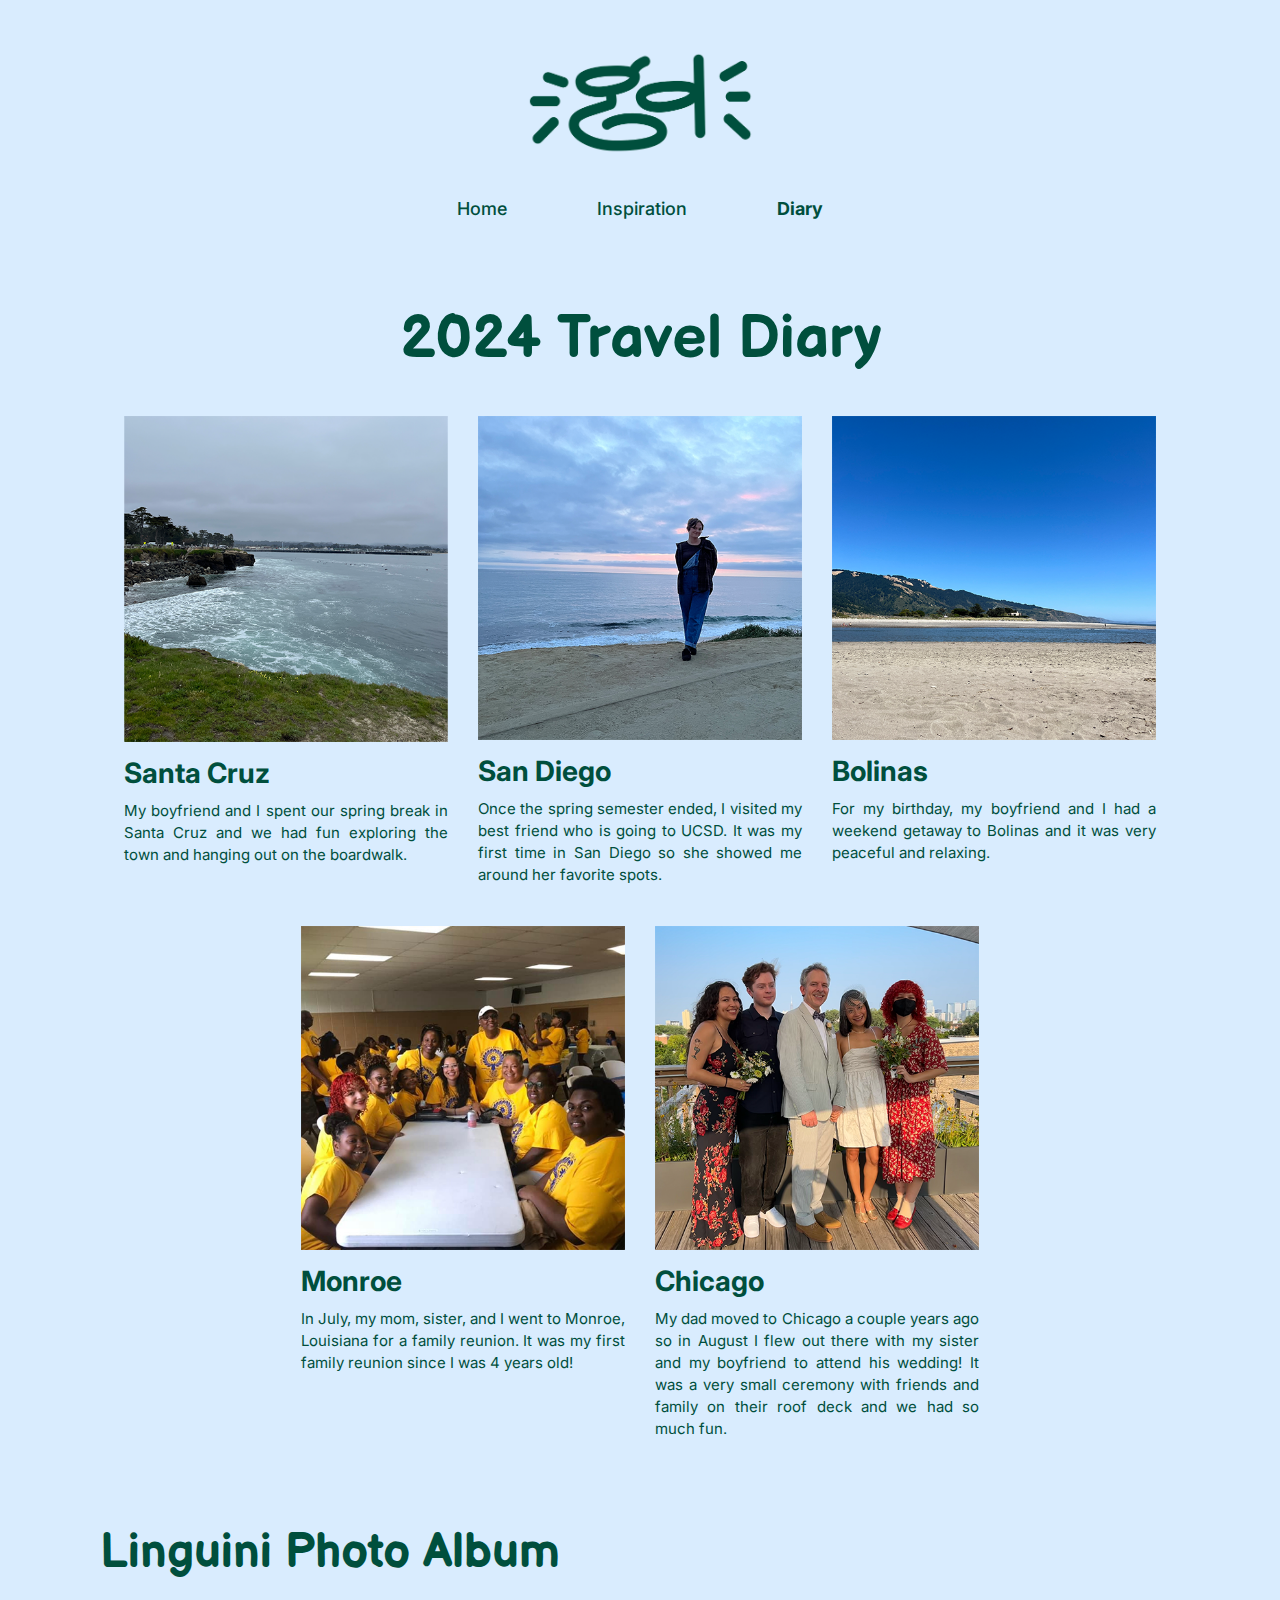
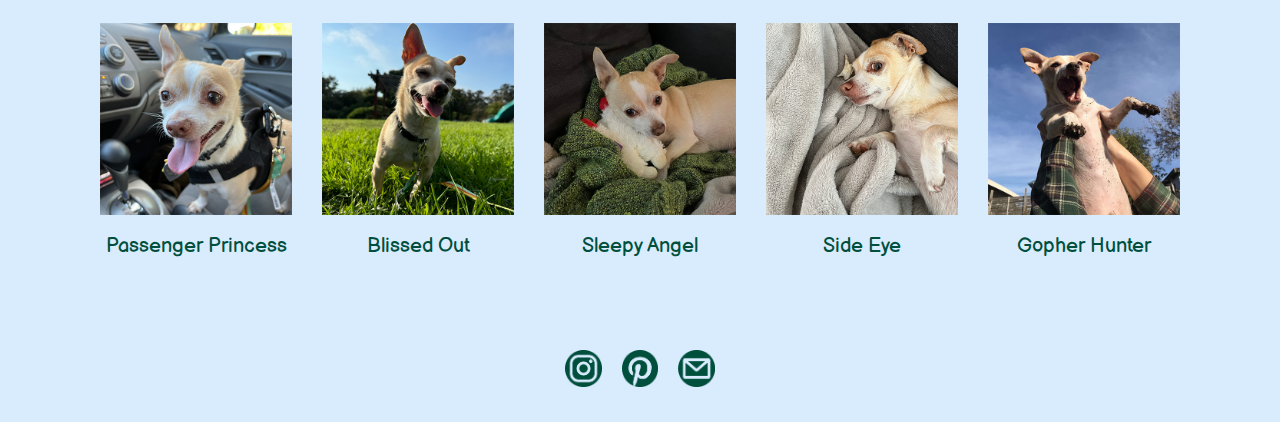
<file: grace/diary/diary.html>
<!DOCTYPE html>
<html lang="en">
    <head>
        <meta charset="UTF-8">
        <title>My Diary</title>
        <link rel="stylesheet" href="../css/style.css">
        <link rel="preconnect" href="https://fonts.googleapis.com">
        <link rel="preconnect" href="https://fonts.gstatic.com" crossorigin>
        <link href="https://fonts.googleapis.com/css2?family=Balsamiq+Sans:ital,wght@0,400;0,700;1,400;1,700&family=Inter:ital,opsz,wght@0,14..32,100..900;1,14..32,100..900&display=swap" rel="stylesheet">
    </head>
    <body>
        <header>
            <section id="gd">
                <a href="../index.html"><img src="../img/gd.gif" alt="Dark green outline illustration of a woman with long, dark curly hair and a nose ring wearing a striped tank top."></a>
            </section>
            <nav>
                <a href="../index.html">Home</a>
                <a href="../inspiration/inspiration.html">Inspiration</a>
                <a id="currentPage" href="diary.html">Diary</a>
            </nav>
        </header>
        <section>
           <h1 id="diaryHeading">2024 Travel Diary</h1>
           <ul id="travelDiary">
               <li>
                   <a href="https://www.santacruz.org"><img src="img/santaCruz.png" alt="Overlooking Monterey Bay from a grassy cliff on a foggy day, surfers dot the water with the Santa Cruz Beach Boardwalk in the distance."></a>
                   <h3>Santa Cruz</h3>
                   <p>My boyfriend and I spent our spring break in Santa Cruz and we had fun exploring the town and hanging out on the boardwalk.</p>
               </li>
               <li>
                   <a href="https://www.sandiego.org/explore.aspx"><img src="img/sanDiego.png" alt="Uma poses in front of a cloudy sunset at Windansea Beach in San Diego."></a>
                   <h3>San Diego</h3>
                   <p>Once the spring semester ended, I visited my best friend who is going to UCSD. It was my first time in San Diego so she showed me around her favorite spots.</p>
               </li>
               <li>
                   <a href="https://en.wikipedia.org/wiki/Bolinas,_California"><img src="img/bolinas.png" alt="Looking out at Mount Tamalpais under a clear blue sky from the sandy shore of Bolinas Beach."></a>
                   <h3>Bolinas</h3>
                   <p>For my birthday, my boyfriend and I had a weekend getaway to Bolinas and it was very peaceful and relaxing.</p>
               </li>
               <li>
                   <a href="https://monroela.us"><img src="img/monroe.png" alt="Grace and nine family members smile as they sit inside at a grey table. All are wearing yellow shirts with a blue graphic marking their 2024 family reunion."></a>
                   <h3>Monroe</h3>
                   <p>In July, my mom, sister, and I went to Monroe, Louisiana for a family reunion. It was my first family reunion since I was 4 years old!</p>
               </li>
               <li>
                   <a href="https://www.choosechicago.com"><img src="img/chicago.png" alt="Bride and groom pose in a short white dress and light colored suit with a man and two women in formal wear holding bouquets in front of the Chicago skyline."></a>
                   <h3>Chicago</h3>
                   <p>My dad moved to Chicago a couple years ago so in August I flew out there with my sister and my boyfriend to attend his wedding! It was a very small ceremony with friends and family on their roof deck and we had so much fun.</p>
               </li>
           </ul>
       </section>
       <section>
           <h2>Linguini Photo Album</h2>
           <ul id="linguini">
               <li>
                   <a href="https://youtu.be/l482T0yNkeo?feature=shared"><img src="img/carLing.png" alt="Small tan chiweenie in a black collar and harness looks to the left as he sticks his tongue out while standing on the passenger seat of a dark grey car."></a>
                   <p>Passenger Princess</p>
               </li>
               <li>
                   <a href="https://youtu.be/naoknj1ebqI?feature=shared"><img src="img/grassLing.png" alt="Small tan chiweenie in a black collar and colorful leash squints and sticks his tongue out as he stands in a field in front of trees and a blue sky."></a>
                   <p>Blissed Out</p>
               </li>
               <li>
                   <a href="https://youtu.be/atYNqvZcQ3M?feature=shared"><img src="img/sleepy.png" alt="Small tan chiweenie looks at the camera as he lays on the couch on a green blanket and rests his head on a white and red lamb toy."></a>
                   <p>Sleepy Angel</p>
               </li>
               <li>
                   <a href="https://youtu.be/QXKvjyoH5lM?feature=shared"><img src="img/sideEye.png" alt="Small tan chiweenie lays on his side on a light grey blanket and side eyes the camera as he protects a small piece of bone next to him."></a>
                   <p>Side Eye</p>
               </li>
               <li>
                   <a href="https://youtu.be/09LTT0xwdfw?feature=shared"><img src="img/muddy.png" alt="Small tan chiweenie with muddy paws and dirt on his belly opens his mouth as he is lifted in front of trees and a blue sky by a person in a green plaid shirt."></a>
                   <p>Gopher Hunter</p>
               </li>
           </ul>
       </section>
       <footer>
        <section id="socialLinks">
            <a href="https://www.instagram.com/gracedavidsonn/"><img src="../img/instagram.png" alt="Instagram"></a>
            <a href="https://pin.it/7bZzCCTfS"><img src="../img/pinterest.png" alt="Pinterest"></a>
            <a href="mailto: grace.davidson01@gmail.com"><img src="../img/email.png" alt="Email"></a>
        </section>   
        </footer>
    </body>
</html>
</file>
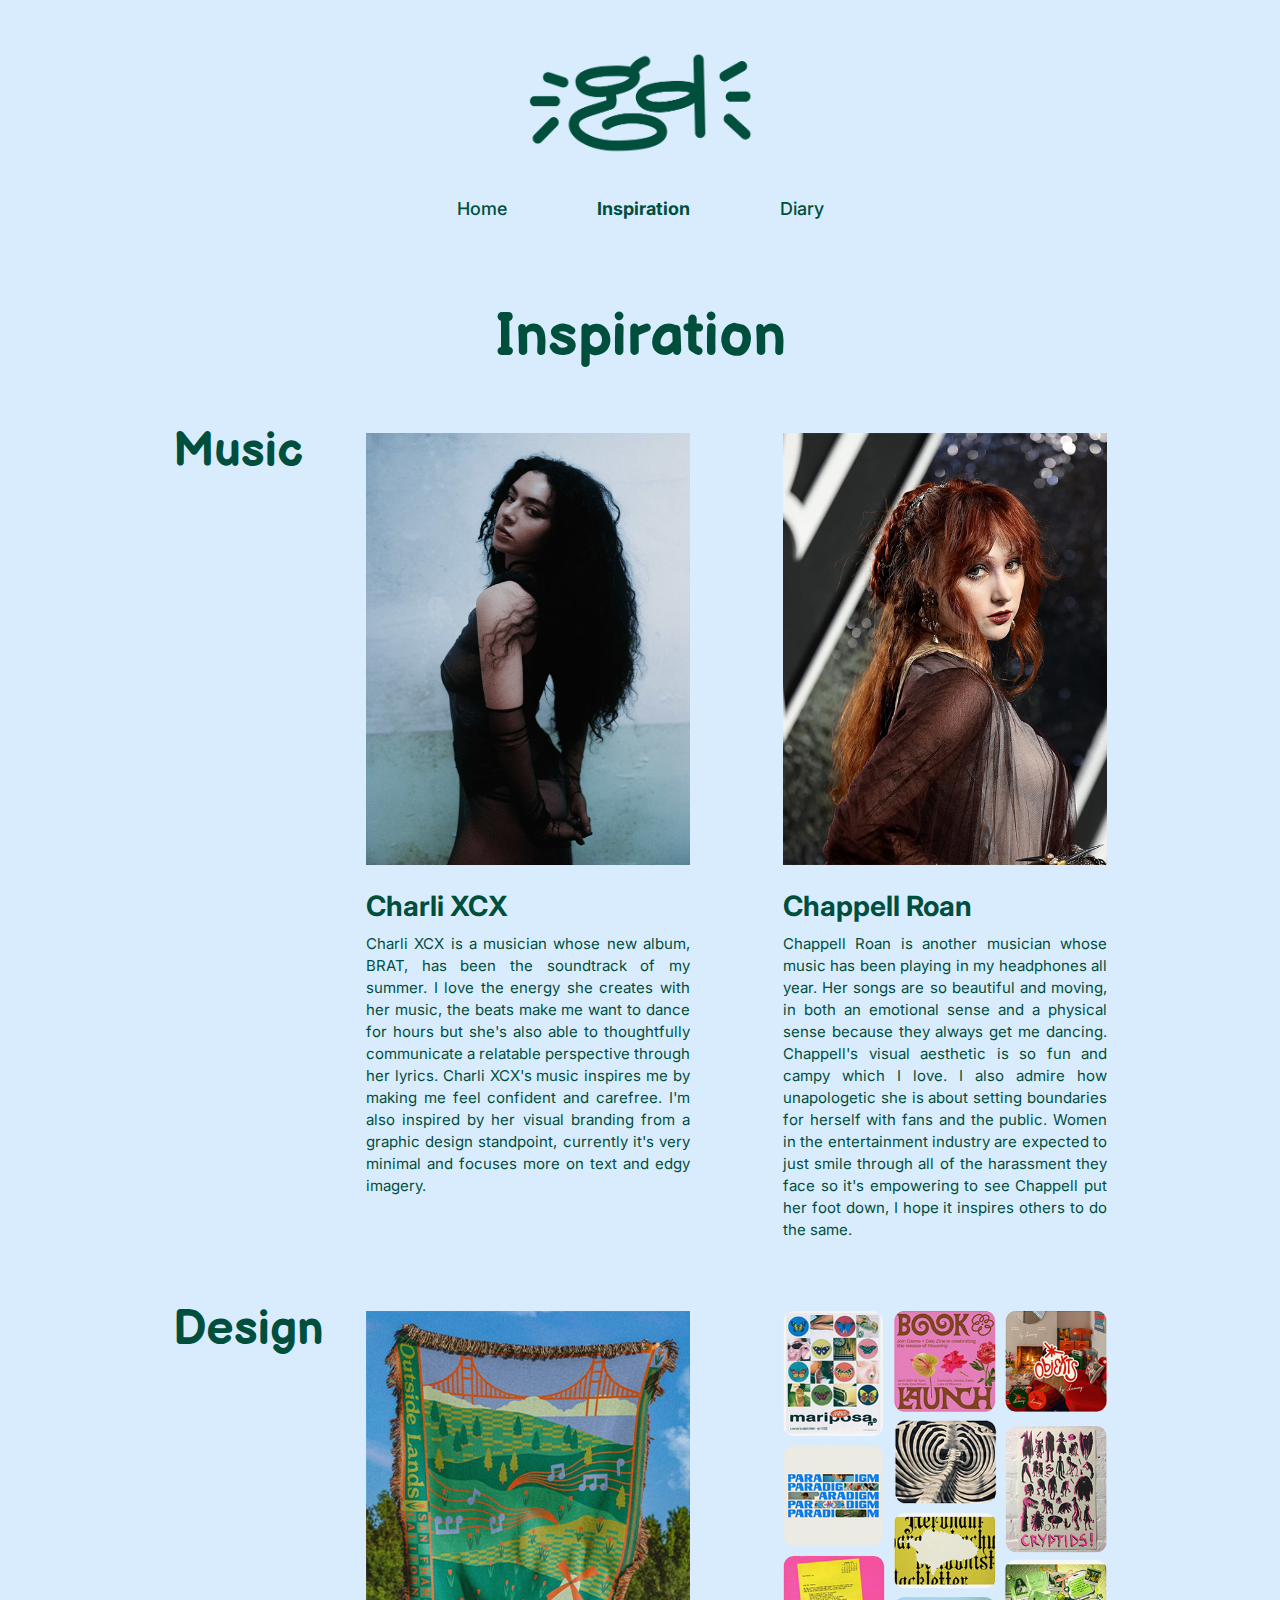
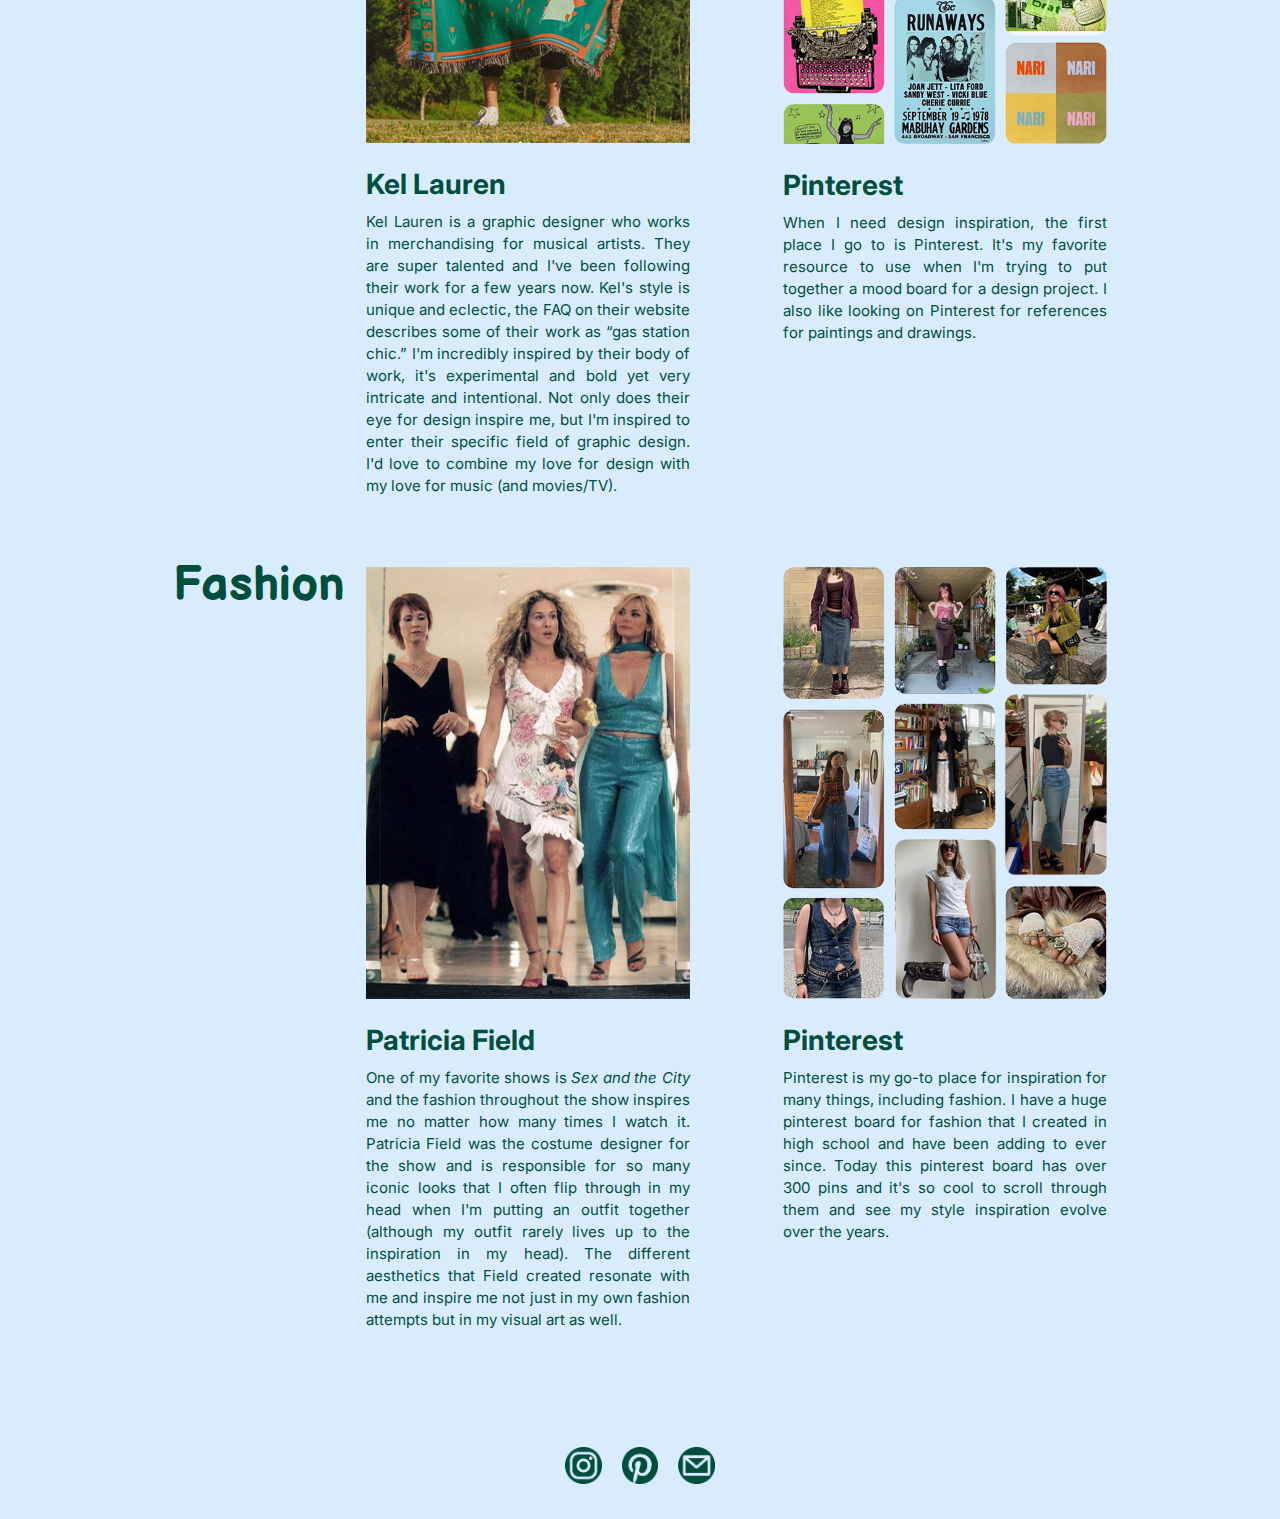
<file: grace/inspiration/inspiration.html>
<!DOCTYPE html>
<html lang="en">
    <head>
        <meta charset="UTF-8">
        <title>Who Inspires Me?</title>
        <link rel="stylesheet" href="../css/style.css">
        <link rel="preconnect" href="https://fonts.googleapis.com">
        <link rel="preconnect" href="https://fonts.gstatic.com" crossorigin>
        <link href="https://fonts.googleapis.com/css2?family=Balsamiq+Sans:ital,wght@0,400;0,700;1,400;1,700&family=Inter:ital,opsz,wght@0,14..32,100..900;1,14..32,100..900&display=swap" rel="stylesheet">
    </head>
    <body>
        <header>
            <section id="gd">
                <a href="../index.html"><img src="../img/gd.gif" alt="Dark green outline illustration of a woman with long, dark curly hair and a nose ring wearing a striped tank top."></a>
            </section>
            <nav>
                <a href="../index.html">Home</a>
                <a id="currentPage" href="inspiration.html">Inspiration</a>
                <a href="../diary/diary.html">Diary</a>
            </nav>
        </header>
        <div id="inspiration">
            <h1>Inspiration</h1>
         <section class="inspirationSection">    
              <h2>Music</h2>
              <article class="inspirationArticle">
                  <img src="img/charliXcx.png" alt="Charli XCX, a woman with long, curly black hair turns towards the camera while posing in front of a white wall in a sheer black sleeveless dress with matching opera gloves.">
                  <h3><a href="https://music.apple.com/us/artist/charli-xcx/432942256">Charli XCX</a></h3>
                  <p>Charli XCX is a musician whose new album, BRAT, has been the soundtrack of my summer. 
                    I love the energy she creates with her music, the beats make me want to dance for hours 
                    but she's also able to thoughtfully communicate a relatable perspective through her lyrics. 
                    Charli XCX's music inspires me by making me feel confident and carefree. I'm also inspired 
                    by her visual branding from a graphic design standpoint, currently it's very minimal and 
                    focuses more on text and edgy imagery.</p>
              </article>
              <article class="inspirationArticle">
                  <img src="img/chappellRoan.png" alt="Chappell Roan, a woman with long red hair in a half updo poses in a flowy, sheer black dress.">
                  <h3><a href="https://music.apple.com/us/artist/chappell-roan/1264818718">Chappell Roan</a></h3>
                  <p>Chappell Roan is another musician whose music has been playing in my headphones all year. 
                    Her songs are so beautiful and moving, in both an emotional sense and a physical sense because 
                    they always get me dancing. Chappell's visual aesthetic is so fun and campy which I love. I also 
                    admire how unapologetic she is about setting boundaries for herself with fans and the public. 
                    Women in the entertainment industry are expected to just smile through all of the harassment 
                    they face so it's empowering to see Chappell put her foot down, I hope it inspires others to do the same.</p>
              </article>
         </section>
         <section class="inspirationSection">
              <h2>Design</h2>
              <article class="inspirationArticle">
                  <img src="img/kelLauren.png" alt="Blanket designed by Kel Lauren for Outside Lands featuring a landscape of Golden Gate Park with the Golden Gate Bridge in the background.">
                  <h3><a href="https://kellauren.design">Kel Lauren</a></h3>
                  <p>Kel Lauren is a graphic designer who works in merchandising for musical artists. 
                    They are super talented and I've been following their work for a few years now. Kel's 
                    style is unique and eclectic, the FAQ on their website describes some of their work as 
                    “gas station chic.” I'm incredibly inspired by their body of work, it's experimental 
                    and bold yet very intricate and intentional. Not only does their eye for design inspire 
                    me, but I'm inspired to enter their specific field of graphic design. I'd love to combine 
                    my love for design with my love for music (and movies/TV).</p>
              </article>
              <article class="inspirationArticle">
                  <img src="img/designPinterest.png" alt="A collection of colorful graphic designs from Pinterest.">
                  <h3><a href="https://www.pinterest.com/">Pinterest</a></h3>
                  <p>When I need design inspiration, the first place I go to is Pinterest. It's my 
                    favorite resource to use when I'm trying to put together a mood board for a design 
                    project. I also like looking on Pinterest for references for paintings and drawings.</p>
              </article>
         </section>
         <section class="inspirationSection">
              <h2>Fashion</h2>
              <article class="inspirationArticle">
                  <img src="img/patriciaField.png" alt="Cynthia Nixon in a sleeveless black dress, Sarah Jessica Parker in a white and pink sleeveless dress, Kim Cattrall in light blue tank top and pant set.">
                  <h3><a href="https://patriciafield.com">Patricia Field</a></h3>
                  <p>One of my favorite shows is <em>Sex and the City</em> and the fashion throughout 
                    the show inspires me no matter how many times I watch it. Patricia Field was the 
                    costume designer for the show and is responsible for so many iconic looks that I 
                    often flip through in my head when I'm putting an outfit together (although my outfit 
                    rarely lives up to the inspiration in my head). The different aesthetics that Field 
                    created resonate with me and inspire me not just in my own fashion attempts but in 
                    my visual art as well. </p>
              </article>
              <article class="inspirationArticle">
                  <img src="img/fashionPinterest.png" alt="A collection of women's outfits from Pinterest.">
                  <h3><a href="https://www.pinterest.com/">Pinterest</a></h3>
                  <p>Pinterest is my go-to place for inspiration for many things, including fashion. 
                    I have a huge pinterest board for fashion that I created in high school and have 
                    been adding to ever since. Today this pinterest board has over 300 pins and it's 
                    so cool to scroll through them and see my style inspiration evolve over the years.</p>
              </article>
         </section>
        </div>
        <footer>
            <section id="socialLinks">
                <a href="https://www.instagram.com/gracedavidsonn/"><img src="../img/instagram.png" alt="Instagram"></a>
                <a href="https://pin.it/7bZzCCTfS"><img src="../img/pinterest.png" alt="Pinterest"></a>
                <a href="mailto: grace.davidson01@gmail.com"><img src="../img/email.png" alt="Email"></a>
            </section>   
        </footer>
    </body>
</html>
</file>
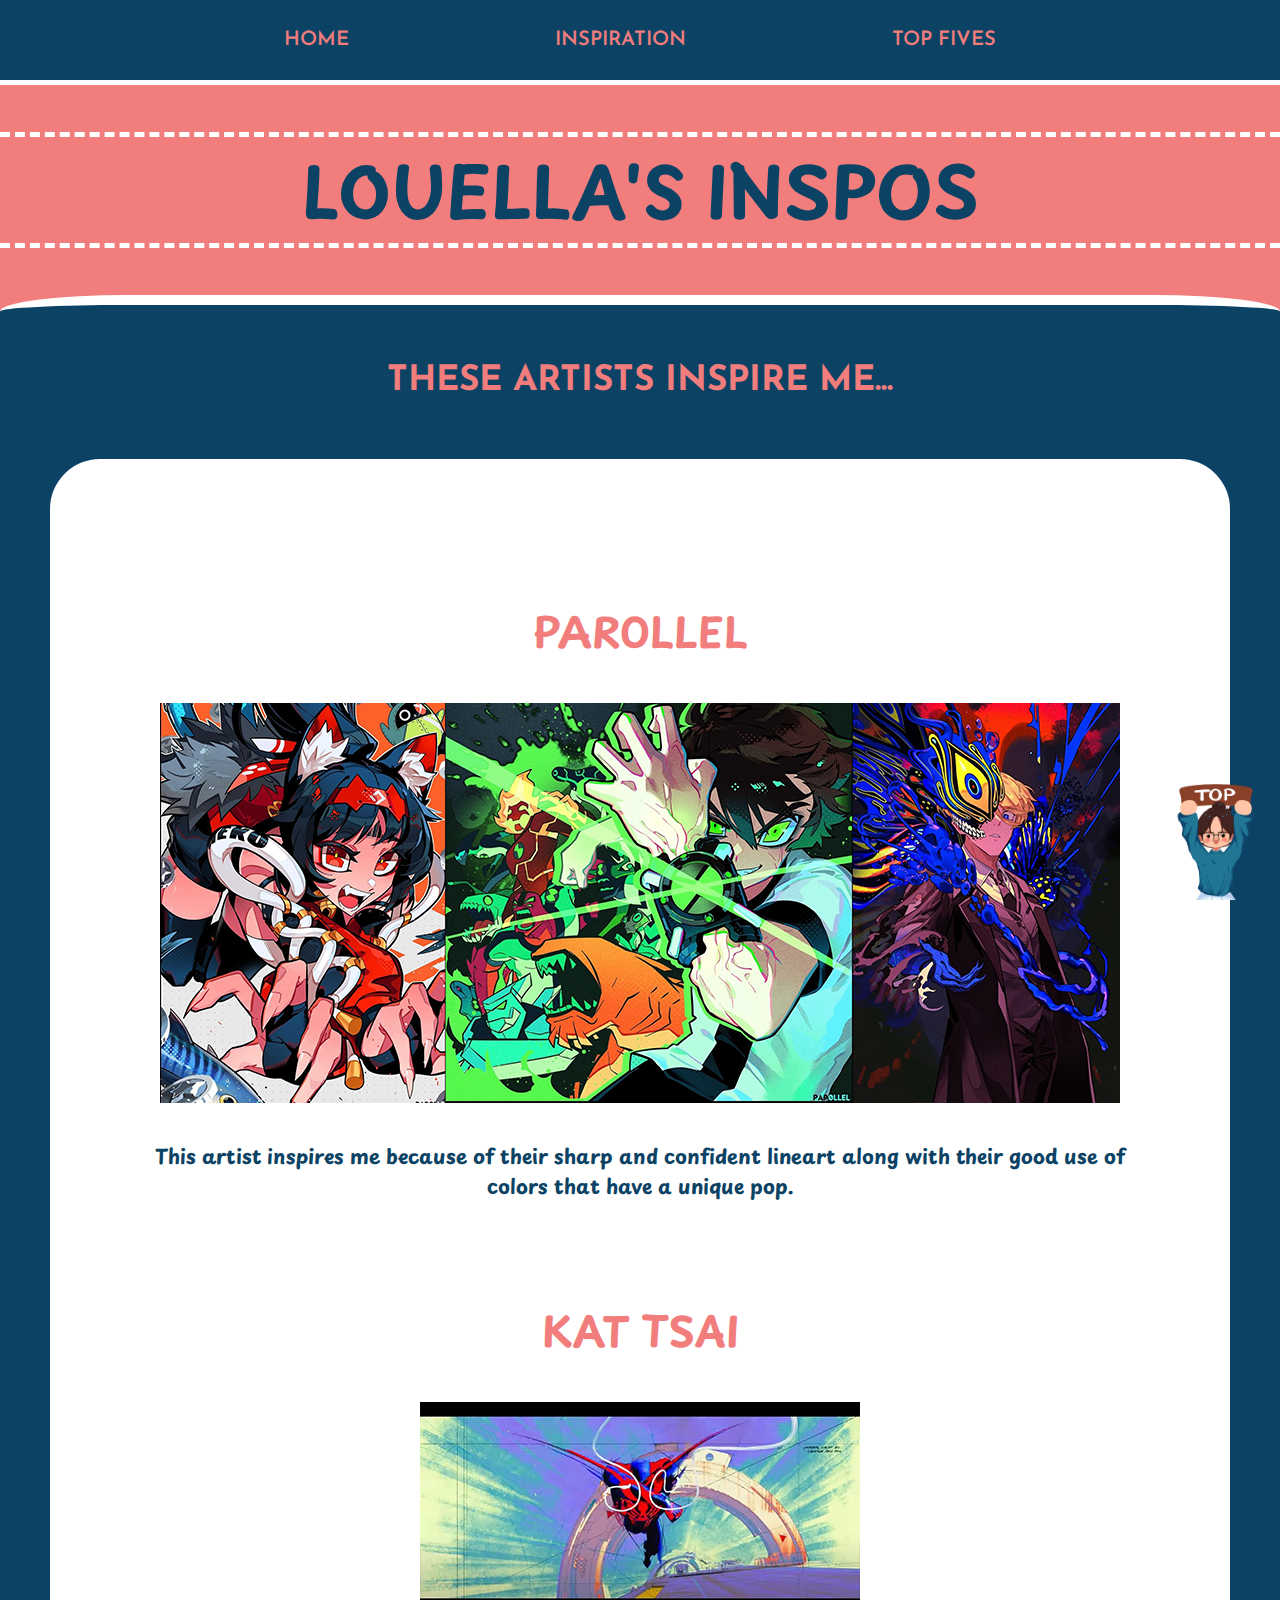
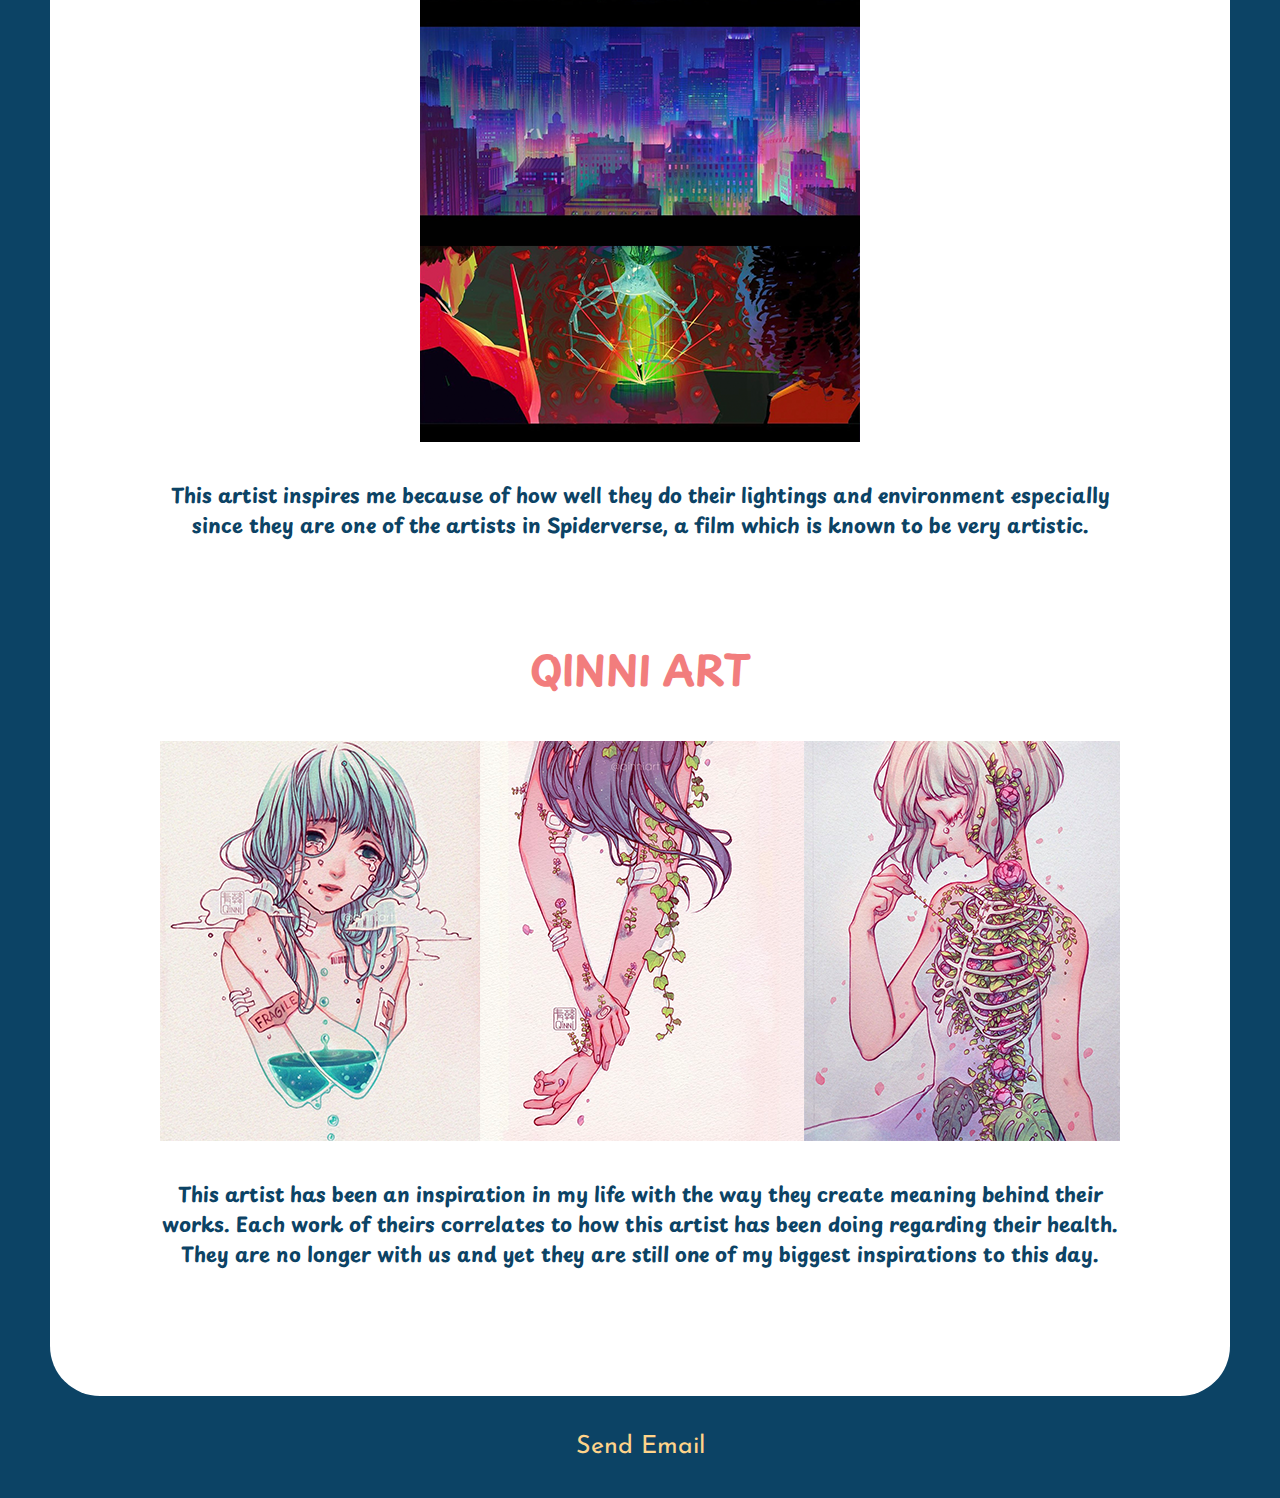
<file: louella/Inspiration/inspiration.html>
<!DOCTYPE html>
<html lang="en">
    <head>
        <meta charset="UTF-8">
        <title>Artist Inspirations</title>
        <link rel = "stylesheet" href ="../css/style.css">

        <link rel="preconnect" href="https://fonts.googleapis.com">
        <link rel="preconnect" href="https://fonts.gstatic.com" crossorigin>
        <link href="https://fonts.googleapis.com/css2?family=Playpen+Sans:wght@100..800&display=swap" rel="stylesheet">

        <link rel="preconnect" href="https://fonts.googleapis.com">
        <link rel="preconnect" href="https://fonts.gstatic.com" crossorigin>
        <link href="https://fonts.googleapis.com/css2?family=Josefin+Sans:ital,wght@0,100..700;1,100..700&display=swap" rel="stylesheet">


    </head>

    <body>
        <div class = container>
            <div class = top>
                <header>
                    <nav>
                        <a href="../index.html"> Home </a>
                        <a href="inspiration.html"> Inspiration </a>
                        <a href="../topFives/topFives.html"> Top Fives </a>
                    </nav>
                </header>

                <section>
                    <h1 class = otherTitle>Louella's Inspos</h1>
                        <div class="separator">
                            <h2>These artists inspire me...</h2>
                        </div>
                </section>
            </div>

            <div class="bottom">
                <section>
                    <a href="https://www.instagram.com/par0llel/?hl=en"> 
                        <h3>par0llel</h3>
                    </a>
                        <img src = "img/par0llel.png" class = inspo alt = "Nekomiya Mana, Ben Tennyson, Original Character Elliot in colorful action pact poses.">
                            <h4>This artist inspires me because of their sharp and confident lineart along with their good use of colors that have a unique pop.</h4>
                            <br>

                    <a href="https://www.instagram.com/chuwenjie/?hl=en">
                        <h3>Kat Tsai</h3>
                    </a>
                    <img src= "img/katTsai.png" class = inspo alt = "Colorful watercolor style of Miguel O'hara, a frame of New York City, and Gwen Stacy being sent home through a machine">
                            <h4>This artist inspires me because of how well they do their lightings and environment especially since they are one of the artists in Spiderverse, a film which is known to be very artistic.</h4>
                            <br>

                    <a href="https://www.instagram.com/qinniart/?hl=en">
                        <h3>Qinni Art</h3>
                    </a>
                        <img src = "img/qinniArt.png" class = inspo alt = "A girl with a see through body with a fragile label, another with bruised arms with flowers growing out, and another with short hair sewing her ribs filled with flowers with leaves.">
                            <h4>This artist has been an inspiration in my life with the way they create meaning behind their works. Each work of theirs correlates to how this artist has been doing regarding their health. They are no longer with us and yet they are still one of my biggest inspirations to this day.</h4>
                </section>
                
                <a href = "inspiration.html">
                <img src="../img/top.png" class = backToTop alt = "Drawing of Louella holding a sign that says 'Top'">
                </a>
            </div>
            
            <footer>
                <a href="mailto: lmortel@sfsu.edu">Send Email</a>
            </footer>
        </div>
    </body>
</html>
</file>
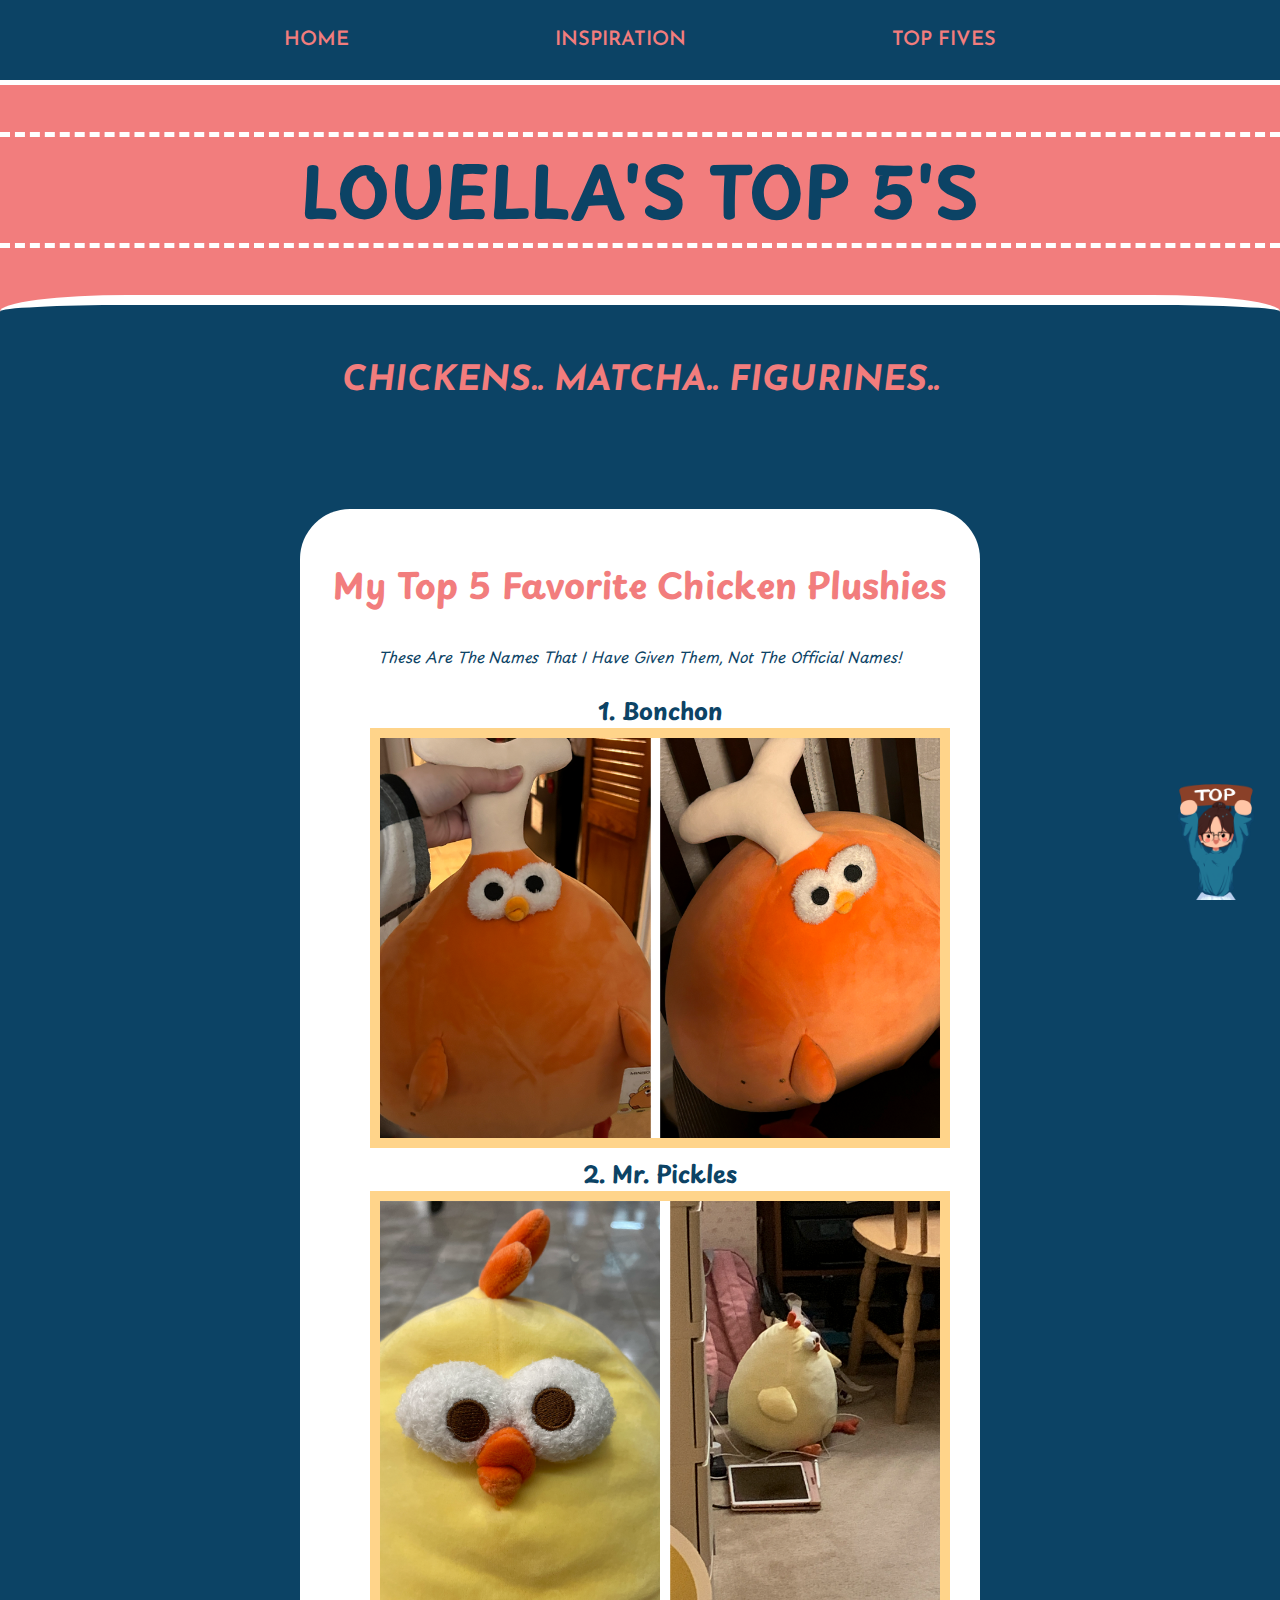
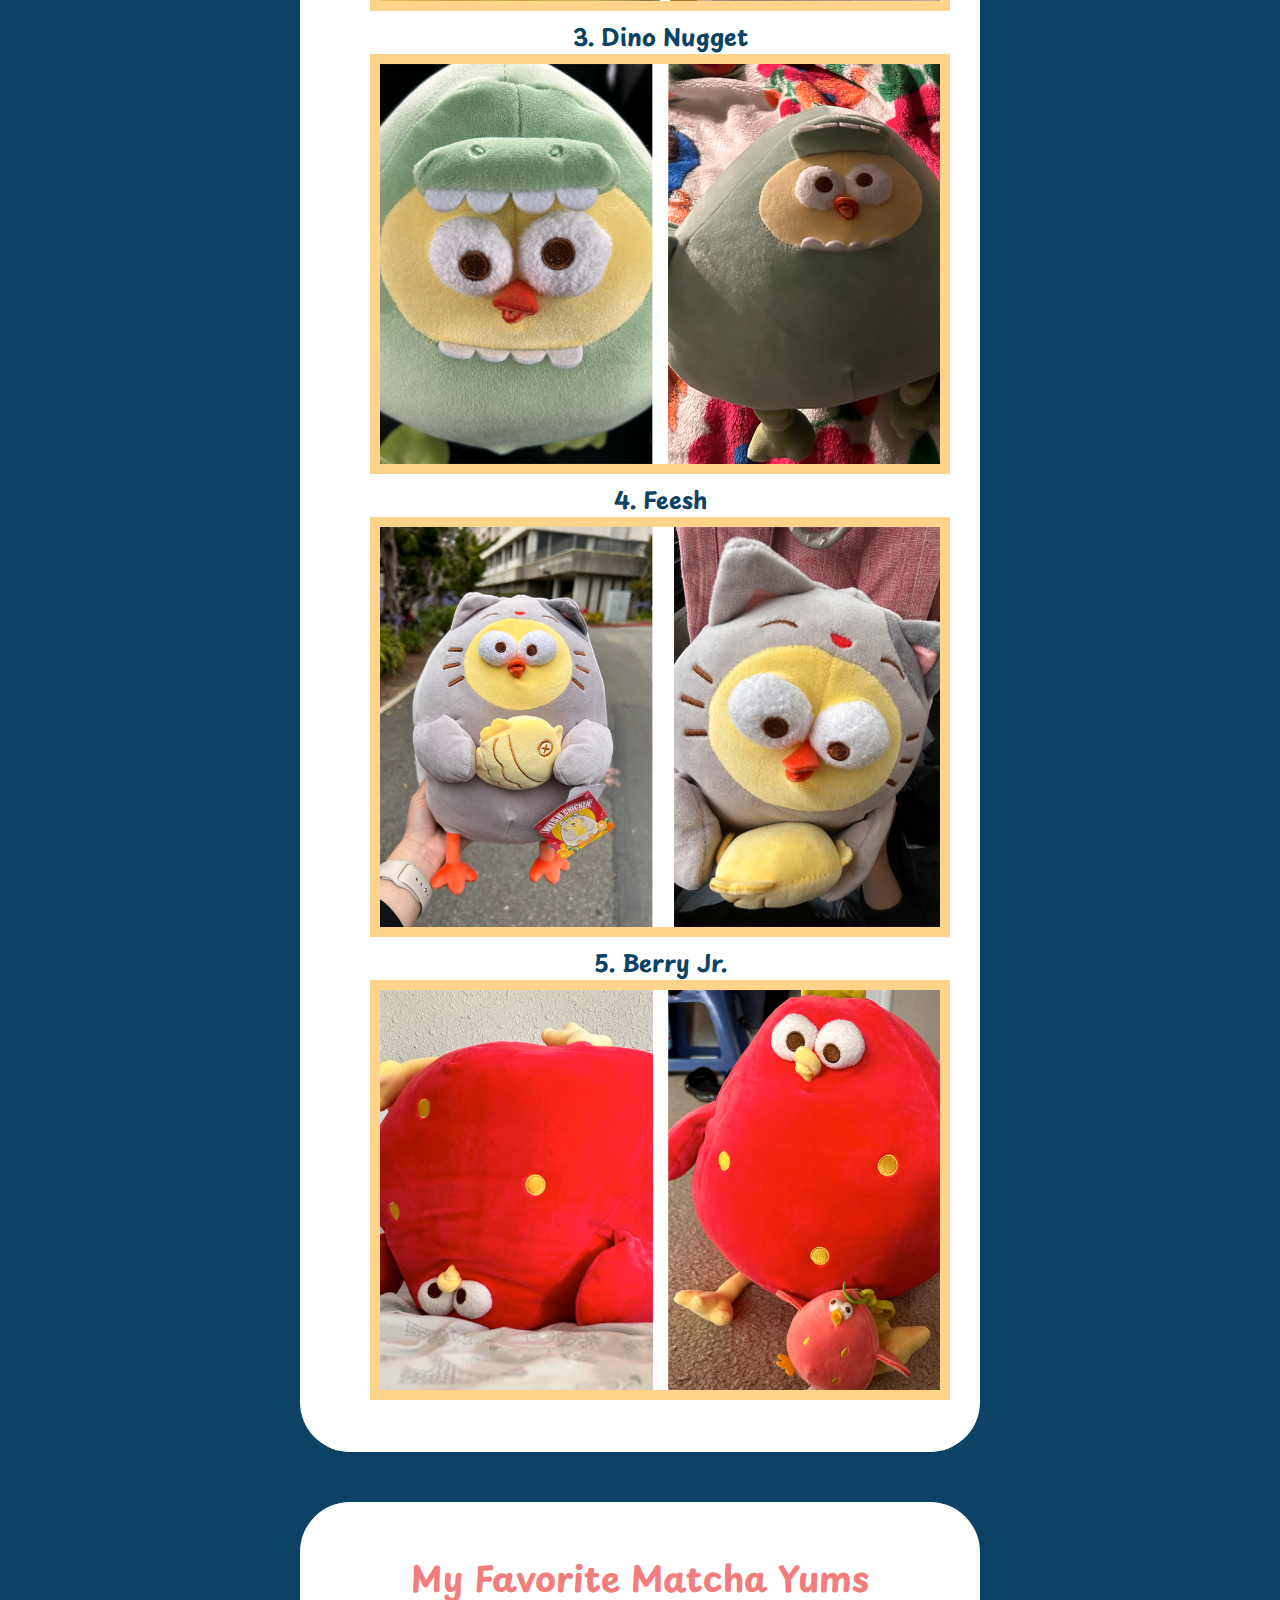
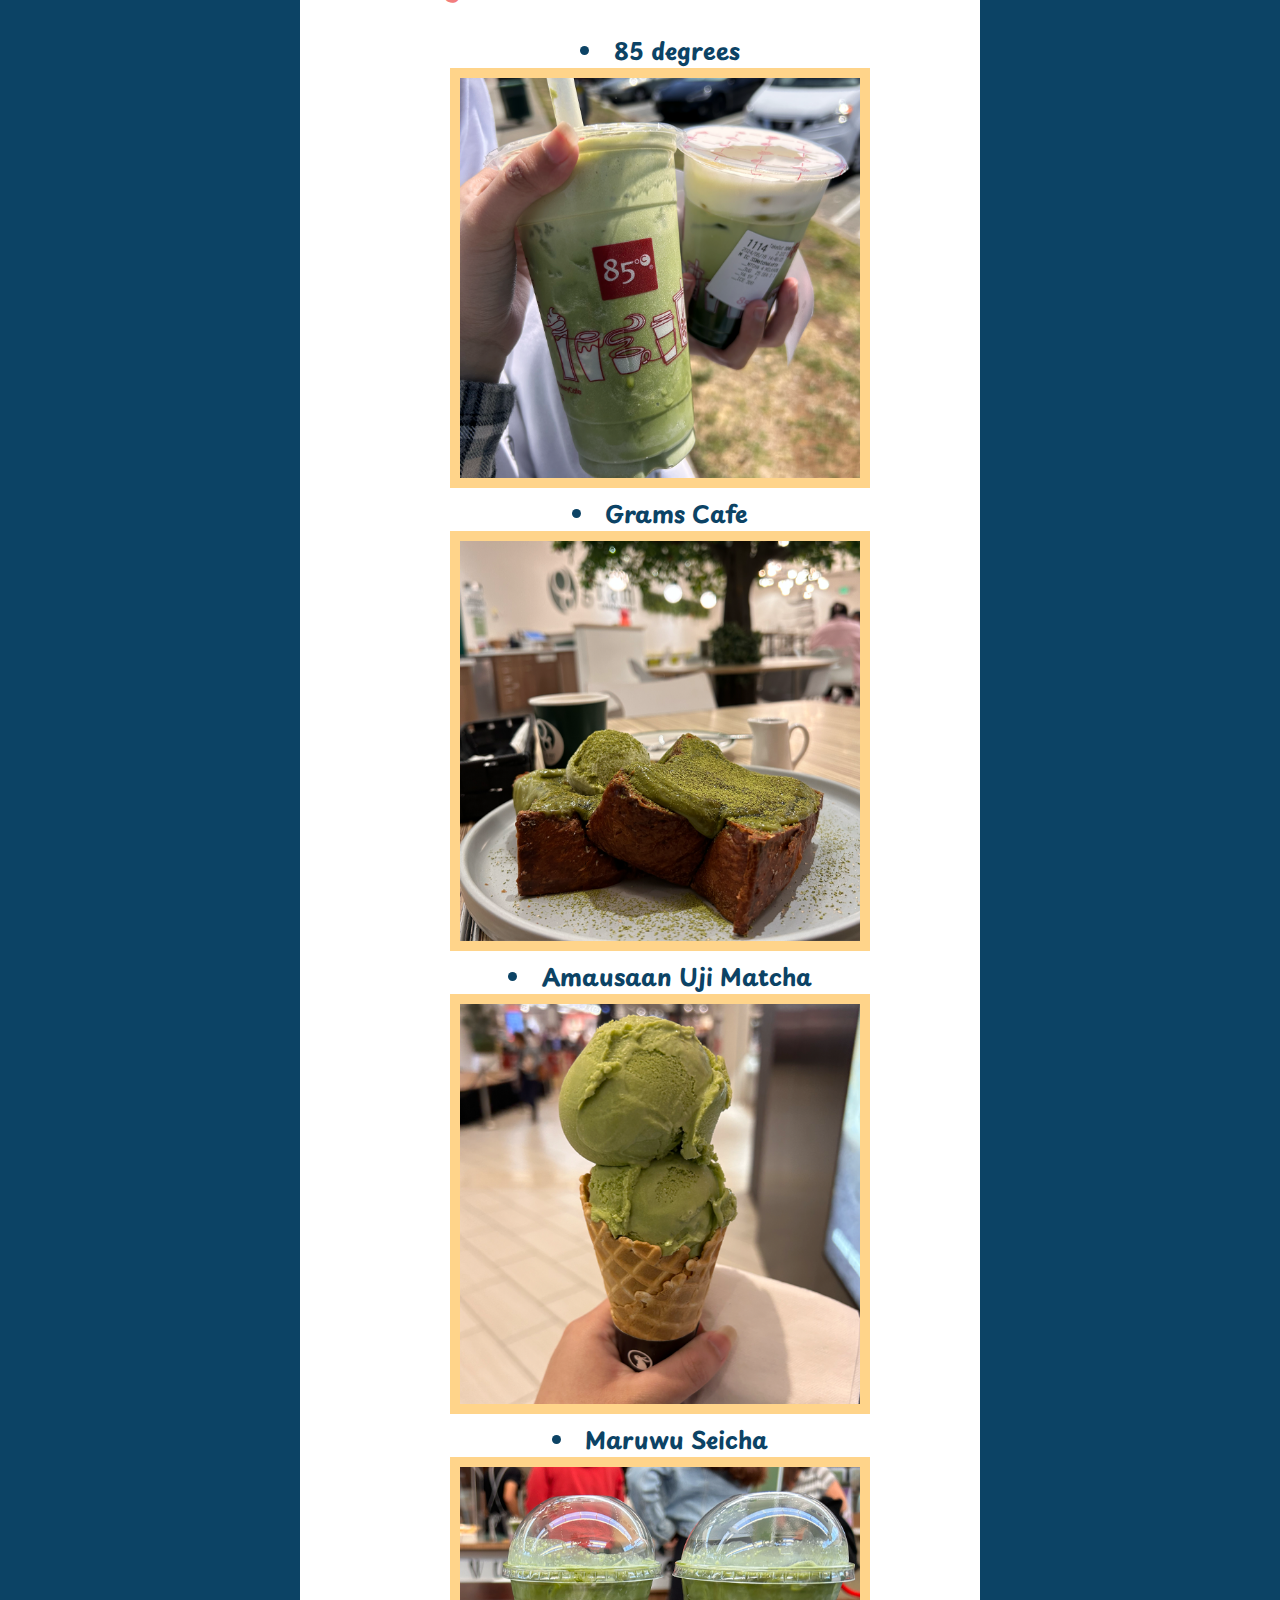
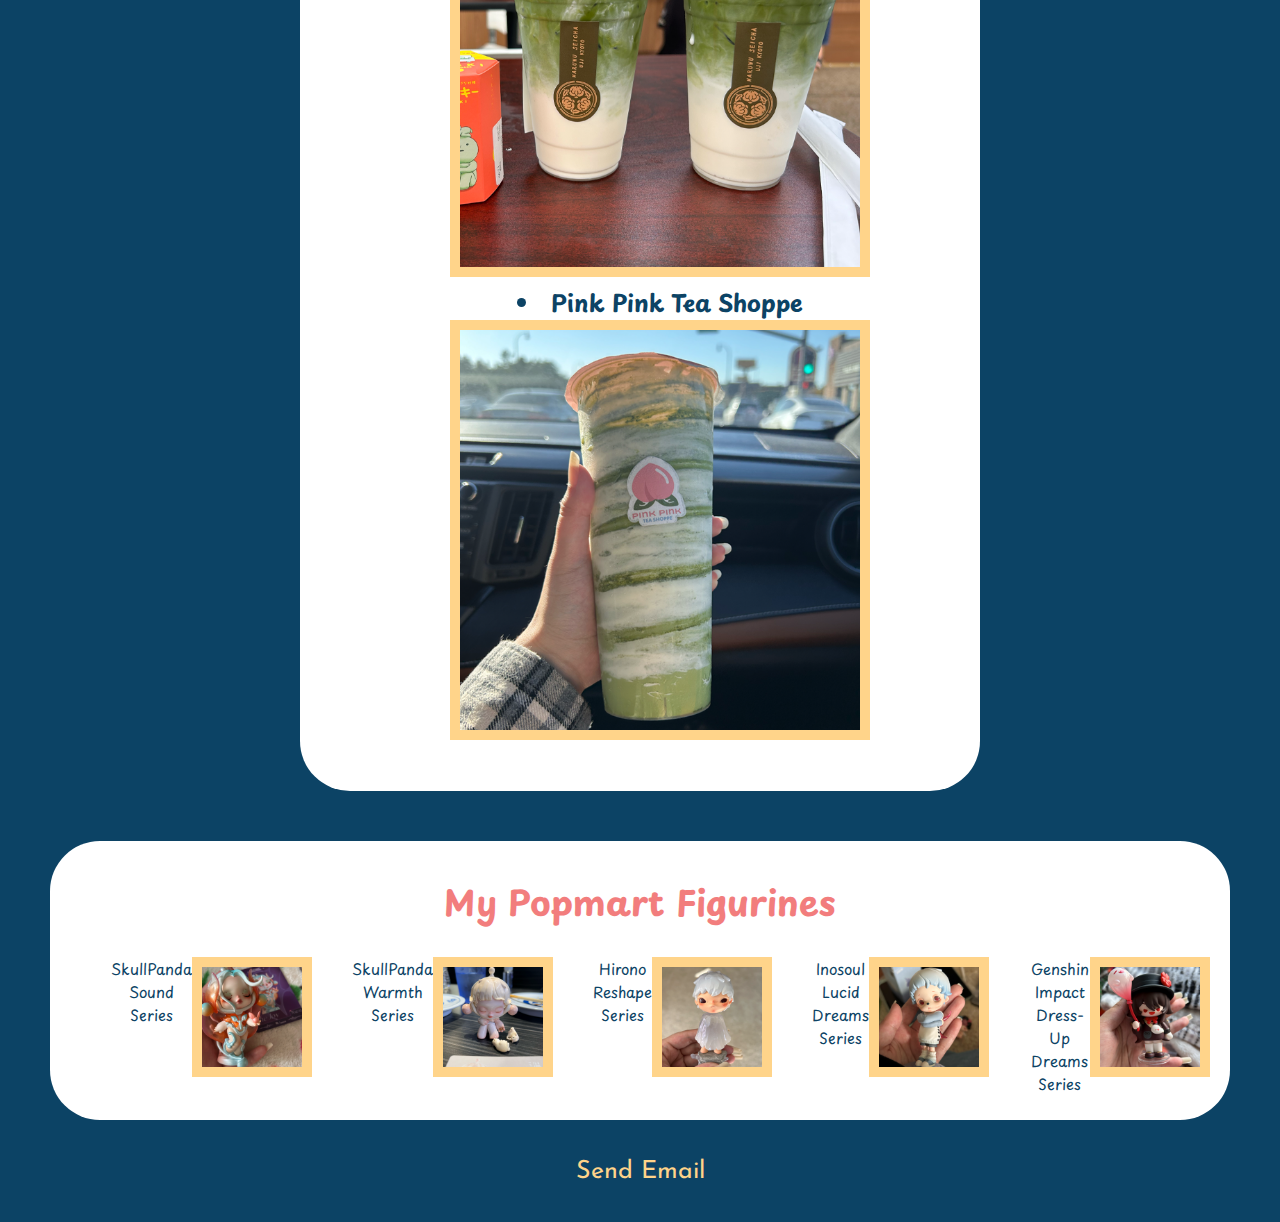
<file: louella/topFives/topFives.html>
<!DOCTYPE html>
<html lang="en">
    <head>
        <meta charset="UTF-8">
        <title>my top fives</title>
        <link rel="stylesheet" href="../css/style.css">

        <link rel="preconnect" href="https://fonts.googleapis.com">
        <link rel="preconnect" href="https://fonts.gstatic.com" crossorigin>
        <link href="https://fonts.googleapis.com/css2?family=Playpen+Sans:wght@100..800&display=swap" rel="stylesheet">

        <link rel="preconnect" href="https://fonts.googleapis.com">
        <link rel="preconnect" href="https://fonts.gstatic.com" crossorigin>
        <link href="https://fonts.googleapis.com/css2?family=Josefin+Sans:ital,wght@0,100..700;1,100..700&display=swap" rel="stylesheet">


    </head>

    <body>
        <div class = container>
            <div class = top>
                <header>
                    <nav>
                        <a href="../index.html"> Home </a>
                        <a href="../Inspiration/inspiration.html"> Inspiration </a>
                        <a href="topFives.html"> Top Fives </a>
                    </nav>
                </header>
                
                <section>
                    <h1 class = otherTitle>Louella's Top 5's</h1>
                        <div class ="separator">
                            <h2><em>chickens.. matcha.. figurines..</em></h4>
                        </div>
                </section>
            </div>

            <div id = "bottom">
            <section>
                <div class = "number">
                <h2>my top 5 favorite chicken plushies</h2>
                <em>these are the names that I have given them, not the official names!</em>
                    <ol>
                        <h3>
                            <li>Bonchon <br>
                                <img src ="img/bonchon.png" alt = "Burnt orange chicken with the bone coming out of its head">
                            </li>
                            <li>Mr. Pickles <br>
                                <img src ="img/mrPickles.png" alt = "Yellow chicken with orange hair and legs">
                            </li>
                            <li>Dino Nugget <br>
                                <img src ="img/dinoNugget.png" alt = "Yellow chicken in a green dinosaur onesie">
                            </li>
                            <li>Feesh <br>
                                <img src ="img/feesh.png" alt = "Yellow chicken in a grey cat onesie holding a golden dead fish">
                            </li>
                            <li>Berry Jr. <br>
                                <img src ="img/berryJr.png" alt = "A chicken that is a strawberry, red skin, green hair, yellow spots and legs">
                            </li>
                        </h3>
                    </ol>
                </div>

                <div class = "bullet">
                <h2>my favorite matcha yums</h2>
                    <ul>
                        <h3>
                            <li>85 degrees <br>
                                <img src="img/85degrees.png" alt = "One large light green matcha drink and one small matcha drink with a dark green gradient">
                            </li>
                            <li>Grams Cafe <br>
                                <img src="img/Grams.png" alt = "Large french toasts with matcha coating and one with a matcha ice cream scoop">
                            </li>
                            <li>Amausaan Uji Matcha <br>
                                <img src="img/Amausaan.png" alt = "Ice cream cone with two matcha ice cream scoops">
                            </li>
                            <li>Maruwu Seicha <br>
                                <img src="img/Maruwu.png" alt = "Two matcha drinks with a green fading into white gradient">
                            </li>
                            <li>Pink Pink Tea Shoppe <br>
                                <img src="img/PinkPink.png" alt = "Tall matcha drink with a white and green twirl along the inside of the cup">
                            </li>
                        </h3>
                    </ul>
                </div>

                <div class = gamble>
                <h2>my popmart figurines</h2>
                    <dl>
                        <dt>
                            <dd>SkullPanda Sound Series</dd>
                            <a href="https://www.popmart.com/us/products/1317/SKULLPANDA-The-Sound-Series-Figures" target="_blank">
                                <img src="img/skullpandaSound.png" alt = "Small figurine of a girl with white blue hair with orange and blue colored outfits 
                            - resembles a koifish">
                            </a>
                        </dt>
                        <br>

                        <dt>
                            <dd>SkullPanda Warmth Series</dd>
                            <a href="https://www.popmart.com/us/products/9/SKULLPANDA-Warmth-Series" target="_blank">
                                <img src="img/skullpandaWarmth.png" alt = "Small pale figurine of a girl handing out food to two white cats">
                            </a>
                        </dt>
                        <br>

                        <dt>
                            <dd>Hirono Reshape Series</dd>
                            <a href="https://www.popmart.com/us/products/867/HIRONO-Reshape-Series-Figures" target="_blank">
                                <img src="img/hironoReshape.png" alt = "Small translucent figure of a boy">
                            </a>
                        </dt>
                        <br>

                        <dt>
                            <dd>Inosoul Lucid Dreams Series</dd>
                            <a href="https://www.popmart.com/us/products/1062/inosoul's-Lucid-Dreams-Series-Figures" target="_blank">
                                <img src="img/inosoul.png" alt = "Small tall figure of a boy in a blue sweater hugging himself">
                            </a>
                        </dt>
                        <br>

                        <dt>
                            <dd>Genshin Impact Dress-Up Dreams Series</dd>
                            <a href="https://www.popmart.com/us/products/1466/Genshin-Impact-Dress-Up-Dreams-Themed-Chibi-Series-Figures" target="_blank">
                            <img src="img/genshinHutao.png" alt = "Small figure of a girl in a brown dress with a mischevious smile 
                            holding a pink-red ghost balloon">
                            </a>
                        </dt>
                    </dl>
                </div>
                </section>
                    <a href = "topFives.html">
                    <img src="../img/top.png" class = backToTop alt = "Drawing of Louella holding a sign that says 'Top'">
                    </a>
            </div>
        <footer>
            <a href="mailto: lmortel@sfsu.edu">Send Email</a>
        </footer>
        </div>
    </body>
</html>
</file>
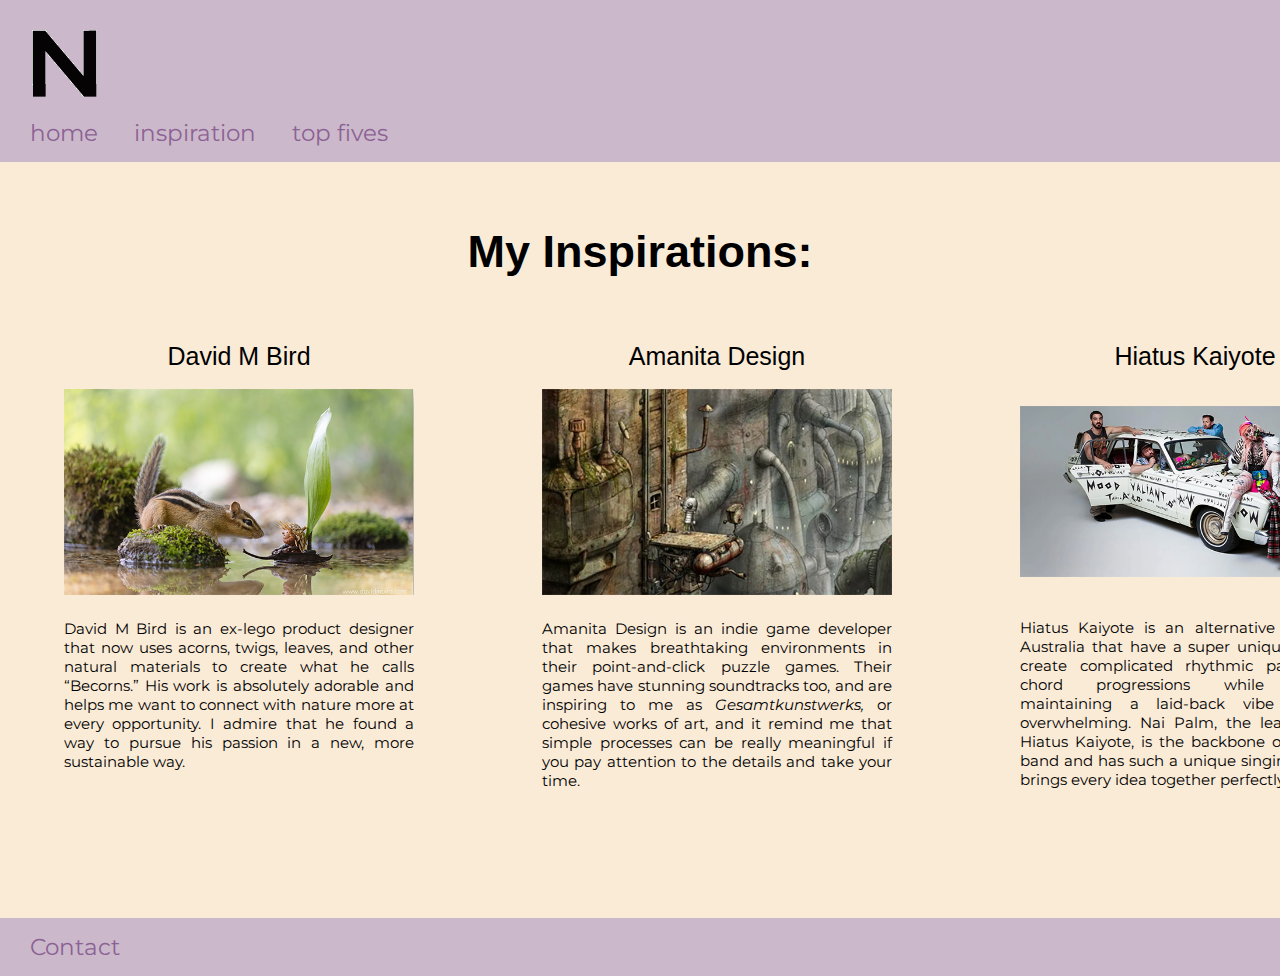
<file: zach/inspiration/inspiration.html>
<!DOCTYPE html>
<html lang="en">
    <head>
        <meta charset="UTF-8">
        <title> Inspirations </title>
        <link rel="stylesheet" href="../css/style.css">
        <link rel="preconnect" href="https://fonts.googleapis.com">
        <link rel="preconnect" href="https://fonts.gstatic.com" crossorigin>
        <link href="https://fonts.googleapis.com/css2?family=Montserrat:ital,wght@0,100..900;1,100..900&display=swap" rel="stylesheet">
        <link rel="preconnect" href="https://fonts.googleapis.com">
        <link rel="preconnect" href="https://fonts.gstatic.com" crossorigin>
        <link href="https://fonts.googleapis.com/css2?family=Archivo+Black&family=Montserrat:ital,wght@0,100..900;1,100..900&display=swap" rel="stylesheet">
    </head>
    <body>
        <header>
            <nav>
                <img src="../img/zn.gif" alt="A black letter 'Z' that rotates into an 'N' that rotates back into 'Z' as an infinite loop.">
                <br>
                <a href="../index.html"> home </a> </li>
                <a href="../inspiration/inspiration.html"> inspiration </a>
                <a href="../topFive/topFive.html"> top fives </a>
            </nav>
        </header>

        <h1>My Inspirations:</h1>

        <div id="inspoScroll">

        <div id="davidContainer">
                <div class="inspoImg">
                <a href="https://www.davidmbird.com/"> David M Bird <br> 
                <img src="img/becorns 1.png" alt="A squirrel comes face-to-face with a small acorn character sailing down a river in its boat made of twigs."></a>
            </div>
            <p class="inspoParagraph"> David M Bird is an ex-lego product designer that now uses acorns, twigs, leaves, and other natural materials to create what he calls “Becorns.” His work is absolutely adorable and helps me want to connect with nature more at every opportunity. I admire that he found a way to pursue his passion in a new, more sustainable way.</p>
        </div>
        <div id="amanitaContainer">
            <div class="inspoImg">
                <a href="https://amanita-design.net/"> Amanita Design <br> 
                <img src="img/amanita 1.png" alt="A retro-futurist environment where a robot is riding an elevator up the side of a building."></a>
            </div>
                <p class="inspoParagraph"> Amanita Design is an indie game developer that makes breathtaking environments in their point-and-click puzzle games. Their games have stunning soundtracks too, and are inspiring to me as <em> Gesamtkunstwerks,</em> or cohesive works of art, and it remind me that simple processes can be really meaningful if you pay attention to the details and take your time.</p>
        </div>

        <div id="hiatusContainer">
            <div class="inspoImg">
                <a href="https://hiatuskaiyote.com/"> Hiatus Kaiyote <br>
                <img id="hiatus" src="img/kaiyote 1.png" alt="Hiatus Kaiyote members Nai Palm, Perrin Moss, Simon Mavin, and Paul Bender pose around and inside of a flat white car with words all across it."> </a>
            </div>
                <p class="inspoParagraph"> Hiatus Kaiyote is an alternative band from Australia that have a super unique feel. They create complicated rhythmic patterns and chord progressions while somehow maintaining a laid-back vibe that isn't overwhelming. Nai Palm, the lead singer of Hiatus Kaiyote, is the backbone of the whole band and has such a unique singing style that brings every idea together perfectly.</p>
        </div>
        </div>
        </div>

        <footer> 
            <a href="mailto:923755674@sfsu.edu"> Contact </a>
        </footer>

    </body>
</html>
</file>
<file: christian/css/style.css>
/* Idea for color palette: white on black bg. Think gothic & metal themes. Can red be a highlight color? */

* {
  margin: 0;
  padding: 0;
}

a {
  color: white;
  text-decoration: none;
}

@font-face {
  font-family: "Neue Montreal";
  src: url(../fonts/PPNeueMontreal-Regular.woff2);
}
body {
  color: white;
  background-color: black;
  font-family: "Neue Montreal";
}

/* Navbar Styling */
nav {
  position: sticky;
  top: 0;
  font-size: 24pt;
  background-color: white;

  margin-bottom: 4rem;
  padding: 1rem 0;
}

.nav-wrapper {
  margin: 0 20rem 0 20rem;
  align-content: center;
  align-items: center;
  display: flex;
  justify-content: space-between;
}

.links-wrapper {
  display: flex;
  gap: 3rem;
  justify-content: space-evenly;
}

.logo img {
  max-width: 150px;
}
nav div a {
  color: black;
}

/* Main Body Styling */
section {
  display: flex;
  flex-direction: column;
  margin: 0 20rem;
  margin-bottom: 5rem;
}

section img {
  align-self: center;
  max-width: 400px;
}

section h1 {
  font-size: 48pt;
  line-height: 48pt;
  margin-bottom: 5rem;
}

section h2 {
  font-size: 24pt;
  margin-bottom: 1rem;
}

section p {
  font-size: 24pt;
  line-height: 36pt;
  margin-bottom: 2rem;
  text-align: justify;
}

/* Inspiration Page Styling */

article {
  margin-bottom: 8rem;
}

article h2 {
  font-size: 32pt;
  margin-bottom: 2rem;
}

article img {
  max-width: 300px;
  margin-right: 2.5rem;
  margin-bottom: 2rem;
}

/* Top 5 Page Styling */

li {
  font-size: 24pt;
  margin-bottom: 2rem;
}

ol article img {
  margin-bottom: 2rem;
}

ul img {
  margin-bottom: 2rem;
}

ul p {
  font-size: 18pt;
}

dt {
  font-size: 24pt;
  margin-bottom: 2rem;
}
dl img {
  margin-bottom: 2rem;
}
dd {
  font-size: 18pt;
  margin-bottom: 8rem;
}
</file>
<file: grace/css/style.css>
* {
    margin: 0px;
    padding: 0px;
}
body {
    background-color: #D9ECFE;
    color: #004F3D;
    margin: 20px 100px;
}

/* HEADER */
header {
    display: flex;
    flex-direction: column;
    flex-wrap: wrap;
    align-content: center;
    align-items: center;
    gap: 5%;
}

nav {
    display: flex;
    flex-direction: row;
    padding: 10px 10px 20px 10px;
    text-align: center;
    justify-content: space-evenly;
    gap: 50px;
    margin: 0px 250px;
}

nav a {
    font-family: 'Inter', Arial, Helvetica, sans-serif; 
    font-size: 18px;
    font-weight: 500;
    text-decoration: none;
    padding: 20px;
    color: #004F3D;
}

nav a:hover {
    font-weight: 700;
}

#currentPage {
    font-weight: 700;
}

#gd {
    display: flex;
    width: 100%;
    padding-top: 3%;
    padding-bottom: 1%;
    justify-content: center;
}

#gd img {
    width: 225px;
    align-self: flex-end;
}



/* TEXT STYLING */
h1 {
    font-family: 'Balsamiq Sans', Arial, Helvetica, sans-serif;
    font-size: 60px;
    font-weight: 700;
    padding: 20px 0px;
    text-align: center;
}

h2 {
    font-family: 'Balsamiq Sans', Arial, Helvetica, sans-serif;
    font-size: 48px;
    font-weight: 700;
    text-decoration: none;
    padding: 20px 0px;
}

h3 {
    color: #004F3D;
    font-family: 'Inter', Arial, Helvetica, sans-serif;
    font-weight: 700;
    font-size: 28px;
    text-decoration: none;
    padding: 0px;
}

h3 a {
    color: #004F3D;
    font-family: 'Inter', Arial, Helvetica, sans-serif;
    font-weight: 700;
    font-size: 28px;
    text-decoration: none;
    padding: 0px;
}

p {
    font-family: 'Inter', Arial, Helvetica, sans-serif;
    font-size: 15px;
    line-height: 22px;
    padding: 10px 0px;
    text-align: justify;
}



/* FOOTER */
footer {
    display: flex;
    flex-direction: row;
    justify-content: center;
    padding-top: 3%;
    padding-bottom: 1%;
}
#socialLinks {
    display: flex;
    flex-direction: row;
    justify-content: center;
    gap: 20px;
    width: 150px;
}

#socialLinks a img {
    width: 100%;

}



/* HOME PAGE */
#introduction {
    display: flex;
    flex-direction:row;
    flex-wrap: nowrap;
    justify-content: center;
    align-items: center;
    gap: 50px;
    padding-top: 2%;
    padding-bottom: 5%;
}

#bio {
    width: 50%;
    align-self: flex-start;
}

#bio h1 {
    text-align: left;
}

#introduction img {
    width: 35%;
    padding-top: 20px;
    align-self: flex-start;
}



/* INSPIRATION PAGE */
#inspiration {
    display: flex;
    flex-direction: column;
    padding-top: 2%;
    padding-bottom: 5%;
}

.inspirationSection {
    display: flex;
    flex-direction: row;
    justify-content: space-evenly;
    gap: 20px;
    padding: 20px 0px;
    flex-grow: 1;
}

.inspirationSection h2 {
    padding: 10px 0px;
    text-align: right;
    width: 100px;

}

.inspirationArticle h3 a {
    padding: 0px;
}

.inspirationArticle h3 a:hover {
    color: black;
}

.inspirationArticle {
    width: 30%;
}

.inspirationArticle img {
    width: 100%;
    padding: 20px 0px;
}

.inspirationArticle p {
    width: 100%;
}



/* DIARY PAGE */
#travelDiary {
    display: flex;
    flex-direction: row;
    flex-wrap: wrap;
    justify-content: center;
    gap: 30px;
    padding-top: 2%;
    padding-bottom: 5%;
}

#diaryHeading {
    padding-top: 4%;
}

li {
    list-style: none;
    width: 30%;
}

li img {
    width: 100%;
    padding-bottom: 10px;
}

#linguini {
    display: flex;
    flex-direction: row;
    flex-wrap: nowrap;
    justify-content: center;
    gap: 30px;
    padding-top: 2%;
    padding-bottom: 5%;
}

#linguini li {
    width: 20%;
}

#linguini li p {
    text-align: center;
    font-family: 'Balsamiq Sans', Arial, Helvetica, sans-serif;
    font-size: 20px;
    line-height: 15px;
    font-weight: 400;
}
</file>
<file: louella/css/style.css>
body {
    background-color: #0c4365;
    margin: 0px;
}

/* -- Top Portion -- */
.top {
    background-color: #f27d7d;
    text-align: center;
}
section .portrait {
    width: 1300px;
    height: auto;
    margin: -55px 0px -90px 0px;
}
header{
    border-bottom: 5px solid white;
}

/* -- Links -- */
nav {
    background-color: #0c4365;
    padding: 30px 0px 30px 0px;
}
nav a {
    font-family: 'Josefin Sans';
    color: #f27d7d;
    font-weight:600;
    font-size: 20px;
    padding: 100px;
    text-transform: uppercase;
    text-decoration: none;
}
nav a:hover {
    font-size: 25px;
    color: #ffd48a;
}

/* -- Section Works -- */
section {
    font-family: 'Playpen sans';
    color: #0c4365;
    text-align: center;
    font-size: 20px;
}
section a {
    color: #f27d7d;
    text-decoration: none;
    text-transform: uppercase;
    font-size: 35px;
}
section h1 {
    font-family: 'Playpen Sans';
    color: #0c4365;
    font-size: 70px;
    text-transform: uppercase;
    
}
section h2 {
    font-family: 'PlayPen Sans';
    color: #f27d7d;
    font-size: 35px;
    text-transform: capitalize;
}
section .otherTitle {
    margin: 150px 300 -10px 0px;
    border-top: 5px solid white;
    border-top-style: dashed;
    border-bottom: 5px solid white;
    border-bottom-style: dashed;
    
}

/* -- Transition To Bottom -- */
.separator{
    background-color: #0c4365;
    text-align: center;

    margin: 0px;
    padding: 3px;

    border-top: 10px solid white;
    border-top-left-radius: 10%;
    border-top-right-radius: 10%;

}
.separator h2{
    font-family: 'Josefin Sans';
    color: #f27d7d;
    font-size: 35px;
    text-transform: uppercase;
    line-height: 50px;
    padding: 20px;
}

/* -- Cat GIF -- */
.cat {
    width: 200px;
    height: auto;
    margin-bottom: -98px;
    padding-bottom: 88px;
}

/* -- Bottom Areas -- */
.bottom {
    background-color: white;
    margin: 0px 50px 0px 50px;
    padding: 100px;
    border-radius: 50px;
}
.bottom .backToTop {
    width: 10%;
    position: fixed;
    right: 0;
    bottom:0;
}
#bottom .backToTop {
    width: 10%;
    position: fixed;
    right: 0;
    bottom:0;
}
#bottom {
    margin: 0px 50px 0px 50px;
    border-radius: 5%;
}

/* -- Home Page Boxes -- */
.boxContainer {
    display: flex;
    justify-content: center;
    align-items: flex-start;
    margin: 20px 0;
}
.longBox {
    border: 20px solid #ffd48a;
    padding: 20px 70px 20px 70px;
    margin: 20px;
    text-align: center;
    color: #0c4365;
    font-family: 'Josefin Sans';
    font-size: 20px;
}
.box {
    flex: 1;
    border: 20px solid #ffd48a;
    padding: 60px;
    margin: 20px;
    max-width: 50%;
    text-align: left;
    color: #0c4365;
    font-family: 'Josefin Sans';
}
.box, .longBox h3{
    font-size: 27px;
    padding-bottom: 4%;
}
.box, .longBox p{
    font-weight: 600;
    font-size: 20px;
    text-align: justify;
}
.box li {
    display: list-item;
    list-style:disc inside;
    padding-bottom: 11px;
    font-size: 15px;
    font-weight: 400;
}

/* -- Footer Edits --*/
footer {
    padding: 3%;
    text-align: center;
}
footer a {
    font-family: 'Josefin Sans';
    font-size: 25px;
    color: #ffd48a;
    text-decoration: none;
}

/* -- List Edits -- */
#bottom section img{
    height: 400px;
    width: auto;
    border: 10px solid #ffd48a;
}
#bottom em {
    text-transform: capitalize;
    font-size: 15px;
}
#bottom li {
    display: list-item;
}
#bottom ol, ul {
    list-style: inside;
}
#bottom ol {
    list-style: decimal inside;
}
#bottom dl{
    display: flex;
}
#bottom dd{
    font-family: 'Playpen Sans';
    font-size: 15px;
}
#bottom dl img {
    width: 100px;
    height: auto;
}
/* -- List Backgrounds -- */
#bottom .number, .bullet{
    margin: 50px 250px 50px 250px;
    padding: 20px 0px 20px 0px;
    background-color: white;
    border-radius: 50px;
}
#bottom .gamble{
    padding: 5px 20px 5px 20px;
    background-color: white;
    border-radius: 50px;
}

/*
#ffe6b1 - yellow color
#ffd48a - lighter yellow (i use)
#4F805A - pretty green
#dd3b5e - pink
#8cd9f6 - my usual blue
#0c4365 - dark blue 
#f27d7d - salmon



*/
</file>
<file: zach/css/style.css>
* {
    margin: 0px;
}

.montserrat-regular {
    font-family: "Montserrat", sans-serif;
    font-optical-sizing: auto;
    font-weight: 400;
    font-style: normal;
}

.montserrat-bold {
    font-family: "Montserrat", sans-serif;
    font-optical-sizing: auto;
    font-weight: 900;
    font-style: normal;
}

.archivo-black-regular {
    font-family: "Archivo Black", sans-serif;
    font-weight: 400;
    font-style: normal;
}

header {
    padding-top: 15px;
    padding-right: 15px;
    padding-bottom: 15px;
    padding-left: 15px;
    background-color: #CBB9CB;
}

nav img {
    width: 100px;
}

nav a {
    text-decoration: none;
    font-family: "Montserrat", sans-serif;
    font-size: 23px;
    padding-left: 15px;
    padding-right: 15px;
    color: rgb(140, 98, 148);
}

body {
    background-color: antiquewhite;
}

.zn {
    text-align: left;
}

h1 {
    font-family: "Montserrat Bold", sans-serif;
    font-size: 45px;
    padding-top: 5%;
    padding-bottom: 5%;
    text-align: center;
}

h2 {
    font-family: "Montserrat Bold", sans-serif;
    font-size: 25px;
    padding-bottom: 5%;
    text-align: center;
}

h3 {
    font-family: "Montserrat Bold", sans-serif;
    font-size: 20px;
    padding-top: 5%;
    padding-right: 5%;
    padding-bottom: 5%;
    padding-left: 5%;
    text-align: justify;
    background-color: blue;
}

#selfPortrait {
    width: 500%;
    padding-left: 5%;
    margin-right: 5%;
    max-width: 300px;
    min-width: 150px;
}

#columnContainer {
    display: flex;
    flex-direction: row;
    margin-left: 5%;
    margin-bottom: 5%;
    margin-right: 5%;
    align-items: center;
    justify-content: space-around;
}

#inspoScroll {
    display: flex;
    flex-direction: row;
    overflow-x: scroll;
    padding-bottom: 10%;
}

#davidContainer {
    display: flex;
    flex-direction: column;
    padding-right: 5%;
    padding-left: 5%;
    text-align: center;
}

#davidContainer a {
    text-decoration: none;
    font-family: "Montserrat Bold", sans-serif;
    font-size: 25px;
    color: black;
}

#amanitaContainer {
    display: flex;
    flex-direction: column;
    padding-right: 5%;
    padding-left: 5%;
    text-align: center;
}

#amanitaContainer a {
    text-decoration: none;
    font-family: "Montserrat Bold", sans-serif;
    font-size: 25px;
    color: black;
}

#hiatusContainer {
    display: flex;
    flex-direction: column;
    padding-right: 5%;
    padding-left: 5%;
    text-align: center;
}

#hiatusContainer a {
    text-decoration: none;
    font-family: "Montserrat Bold", sans-serif;
    font-size: 25px;
    color: black;
}

.paragraph {
    text-align: justify;
    margin-right: 5%;
    font-family: "Montserrat", sans-serif;
    max-width: 40%;
}

.inspoParagraph {
    text-align: justify;
    font-family: "Montserrat", sans-serif;
    font-size: 15px;
}

footer {
    padding-top: 15px;
    padding-right: 15px;
    padding-bottom: 15px;
    padding-left: 15px;
    background-color: #CBB9CB;
    text-align: auto;
}

footer a {
    text-decoration: none;
    font-family: "Montserrat", sans-serif;
    font-size: 23px;
    padding-left: 15px;
    padding-right: 15px;
    color: rgb(140, 98, 148);
}

.inspoImg img {
    max-width: 350px;
    padding-top: 5%;
    padding-bottom: 5%;
}

#hiatus {
    padding-top: 10%;
    padding-bottom: 10%;
}

ol {
    display: flex;
    flex-direction: row;
    padding-top: 5%;
    overflow-x: scroll;
    justify-content: space-between;
    font-family: "Montserrat Bold", sans-serif;
    font-size: 25px;
    color: rgb(140, 98, 148);
    background-color: rgb(195, 184, 168);
    height: 400px;
    margin-bottom: 5%;
}

ol a {
    text-decoration: none;
    font-family: "Montserrat Bold", sans-serif;
    font-size: 25px;
    color: black;
}

.songImg {
    padding-top: 20%;
    height: 50%;
}

#sayaImage {
    padding-top: 5%;
    height: 50%;
}

li {
    padding-right: 10%;
}

ul {
    display: flex;
    flex-direction: row;
    padding-top: 5%;
    overflow-x: scroll;
    justify-content: space-between;
    font-family: "Montserrat Bold", sans-serif;
    font-size: 20px;
    color: rgb(140, 98, 148);
    background-color: rgb(195, 184, 168);
    height: 400px;
    margin-bottom: 5%;
}

.placeImage {
    padding-top: 5%;
    height: 75%;
}

ul a {
    text-decoration: none;
    font-family: "Montserrat Bold", sans-serif;
    font-size: 25px;
    color: black;
}

#treeList {
    height: 600px;
}

.treeImage {
    padding-top: 10%;
    height: 50%;
}

#oakImage {
    padding-top: 3%;
    height: 50%;
}

#ginkgoImage {
    padding-top: 9%;
    height: 50%;
    margin-right: 200px;
}

ul p {
    padding-top: 8%;
}
</file>
